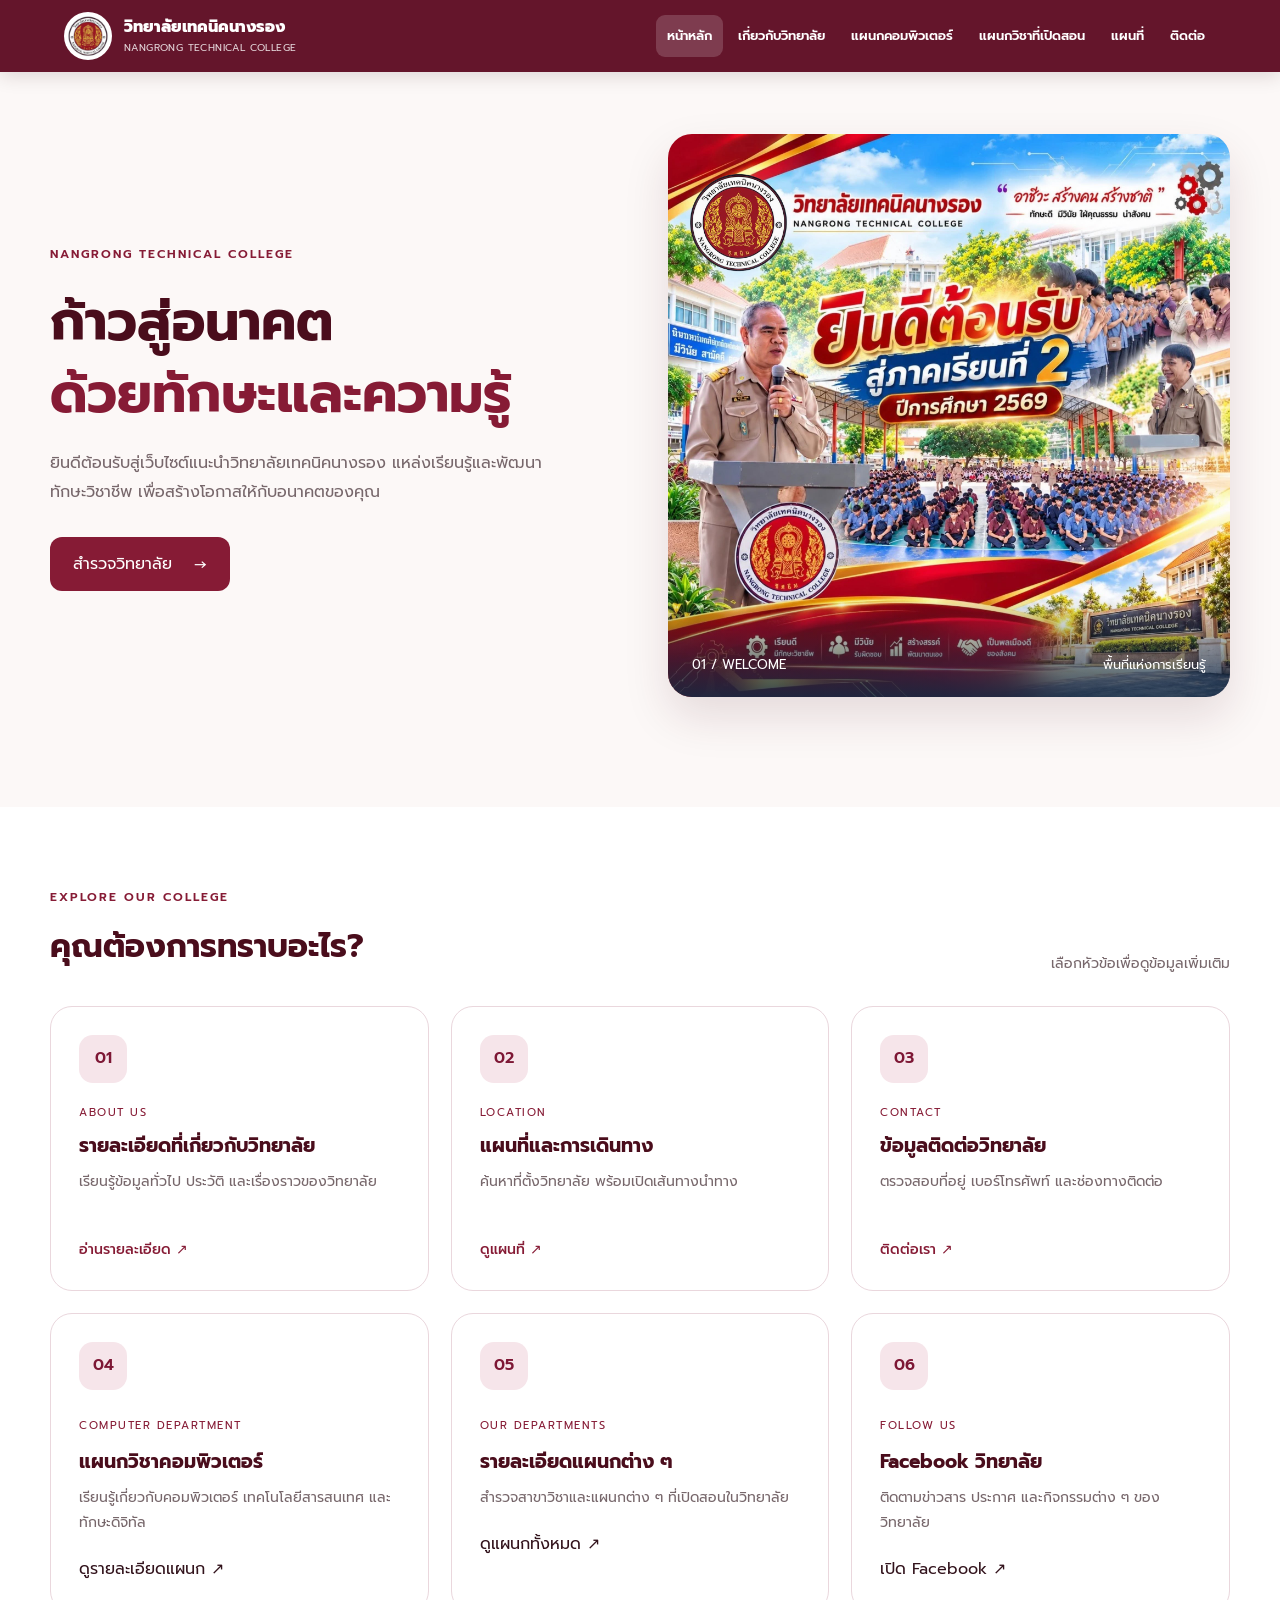
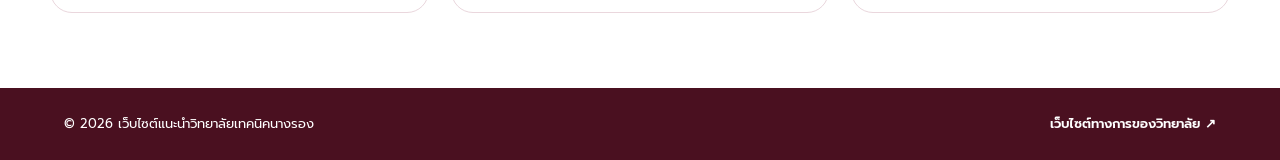
<file: index.html>
<!DOCTYPE html>
<html lang="th">
<head>
    <meta charset="UTF-8">
    <meta name="viewport" content="width=device-width, initial-scale=1.0">
    <title>วิทยาลัยเทคนิคนางรอง | หน้าหลัก</title>
    <link rel="stylesheet" href="style.css">
</head>
<body>

    <!-- แถบเมนูด้านบน -->
    <header class="site-header">
    <a class="site-brand" href="index.html">
        <img src="photo/logo.jpg" alt="ตราวิทยาลัยเทคนิคนางรอง">
        <span>วิทยาลัยเทคนิคนางรอง<small>NANGRONG TECHNICAL COLLEGE</small></span>
    </a>
    <button class="site-menu" id="menuBtn" type="button" aria-expanded="false" aria-controls="nav">☰ เมนู</button>
    <nav class="site-nav" id="nav" aria-label="เมนูหลัก">
            <a href="index.html" class="active" aria-current="page">หน้าหลัก</a>
            <a href="about.html">เกี่ยวกับวิทยาลัย</a>
            <a href="computer.html">แผนกคอมพิวเตอร์</a>
            <a href="departments.html">แผนกวิชาที่เปิดสอน</a>
            <a href="map.html">แผนที่</a>
            <a href="contact.html">ติดต่อ</a>
    </nav>
</header>

    <!-- ส่วนภาพต้อนรับ -->
    <main>
        <section class="hero">
            <div class="hero-content">
                <span class="eyebrow">NANGRONG TECHNICAL COLLEGE</span>

                <h1>
                    ก้าวสู่อนาคต<br>
                    <span>ด้วยทักษะและความรู้</span>
                </h1>

                <p>
                    ยินดีต้อนรับสู่เว็บไซต์แนะนำวิทยาลัยเทคนิคนางรอง
                    แหล่งเรียนรู้และพัฒนาทักษะวิชาชีพ
                    เพื่อสร้างโอกาสให้กับอนาคตของคุณ
                </p>

                <a href="about.html" class="primary-button">
                    สำรวจวิทยาลัย <span>→</span>
                </a>
            </div>

            <!-- เปลี่ยนชื่อรูปตรงนี้ได้ -->
            <div class="hero-image">
                <img src="photo/college.jpg"
                     alt="ภาพวิทยาลัยเทคนิคนางรอง"
                     onerror="this.style.display='none'">
                <div class="image-caption">
                    <span>01 / WELCOME</span>
                    <span>พื้นที่แห่งการเรียนรู้</span>
                </div>
            </div>
        </section>

        <!-- ปุ่มหลัก 3 ปุ่ม -->
        <section class="quick-section">
            <div class="section-heading">
                <div>
                    <span class="eyebrow">EXPLORE OUR COLLEGE</span>
                    <h2>คุณต้องการทราบอะไร?</h2>
                </div>
                <p>เลือกหัวข้อเพื่อดูข้อมูลเพิ่มเติม</p>
            </div>

            <div class="card-grid">

                <a href="about.html" class="info-card">
                    <div class="card-icon">01</div>
                    <span class="card-label">ABOUT US</span>
                    <h3>รายละเอียดที่เกี่ยวกับวิทยาลัย</h3>
                    <p>เรียนรู้ข้อมูลทั่วไป ประวัติ และเรื่องราวของวิทยาลัย</p>
                    <span class="card-arrow">อ่านรายละเอียด ↗</span>
                </a>

                <a href="map.html" class="info-card">
                    <div class="card-icon">02</div>
                    <span class="card-label">LOCATION</span>
                    <h3>แผนที่และการเดินทาง</h3>
                    <p>ค้นหาที่ตั้งวิทยาลัย พร้อมเปิดเส้นทางนำทาง</p>
                    <span class="card-arrow">ดูแผนที่ ↗</span>
                </a>

                <a href="contact.html" class="info-card">
                    <div class="card-icon">03</div>
                    <span class="card-label">CONTACT</span>
                    <h3>ข้อมูลติดต่อวิทยาลัย</h3>
                    <p>ตรวจสอบที่อยู่ เบอร์โทรศัพท์ และช่องทางติดต่อ</p>
                    <span class="card-arrow">ติดต่อเรา ↗</span>
                </a>
                
<!-- การ์ดที่ 4: แผนกวิชาคอมพิวเตอร์ -->
<a href="computer.html" class="info-card">
    <div class="card-icon">04</div>
    <div class="card-content">
        <span class="card-label">COMPUTER DEPARTMENT</span>
        <h3>แผนกวิชาคอมพิวเตอร์</h3>
        <p>เรียนรู้เกี่ยวกับคอมพิวเตอร์ เทคโนโลยีสารสนเทศ และทักษะดิจิทัล</p>
        <span class="card-link">ดูรายละเอียดแผนก ↗</span>
    </div>
</a>

<!-- การ์ดที่ 5: แผนกที่เปิดสอน -->
<a href="departments.html" class="info-card">
    <div class="card-icon">05</div>
    <div class="card-content">
        <span class="card-label">OUR DEPARTMENTS</span>
        <h3>รายละเอียดแผนกต่าง ๆ</h3>
        <p>สำรวจสาขาวิชาและแผนกต่าง ๆ ที่เปิดสอนในวิทยาลัย</p>
        <span class="card-link">ดูแผนกทั้งหมด ↗</span>
    </div>
</a>

<!-- การ์ดที่ 6: Facebook -->
<a href="https://www.google.com/goto?url=CAESXgHrOzAVzs1OR2Ix4rKVuNTf4ev0P3BKwE9cHTf9umB6Ls2PD1yuyKTqlGsZphqzFS_6k5wu5G_p0M5UZHc8QlL3Cx2_UD-aZQY1WPAIrlm7VL6BX2cOS1heeb6vI3E"
   class="info-card"
   target="_blank"
   rel="noopener noreferrer">
    <div class="card-icon">06</div>
    <div class="card-content">
        <span class="card-label">FOLLOW US</span>
        <h3>Facebook วิทยาลัย</h3>
        <p>ติดตามข่าวสาร ประกาศ และกิจกรรมต่าง ๆ ของวิทยาลัย</p>
        <span class="card-link">เปิด Facebook ↗</span>
    </div>
</a>


            </div>
        </section>
    </main>

    <!-- ส่วนท้าย -->
    <footer class="site-footer">
    <p>© 2026 เว็บไซต์แนะนำวิทยาลัยเทคนิคนางรอง</p>
    <a href="https://nrtech.ac.th/" target="_blank" rel="noopener noreferrer">เว็บไซต์ทางการของวิทยาลัย ↗</a>
</footer>

<script>
(function () {
    const button = document.querySelector(".site-menu");
    const nav = document.querySelector(".site-nav");
    if (!button || !nav) return;
    button.addEventListener("click", function () {
        const isOpen = nav.classList.toggle("open");
        button.setAttribute("aria-expanded", String(isOpen));
    });
})();
</script>
</body>
</html>
</file>
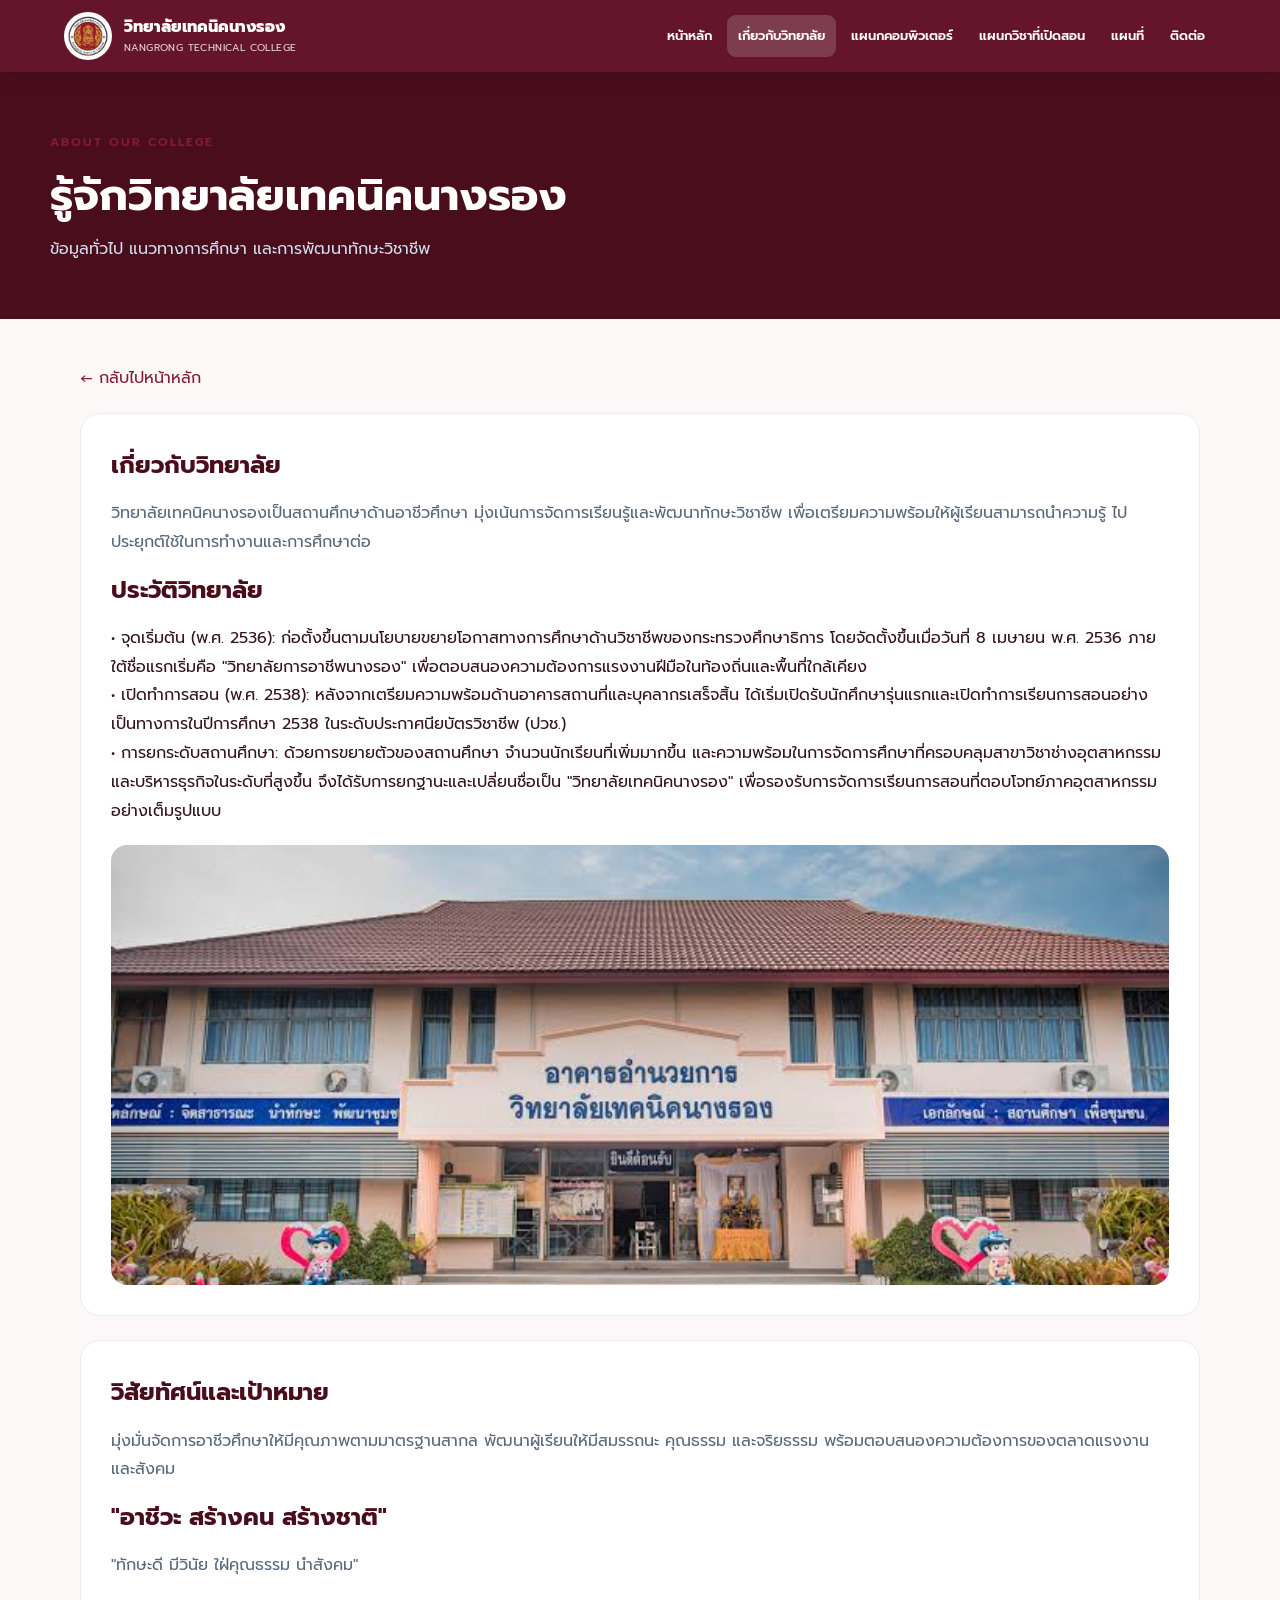
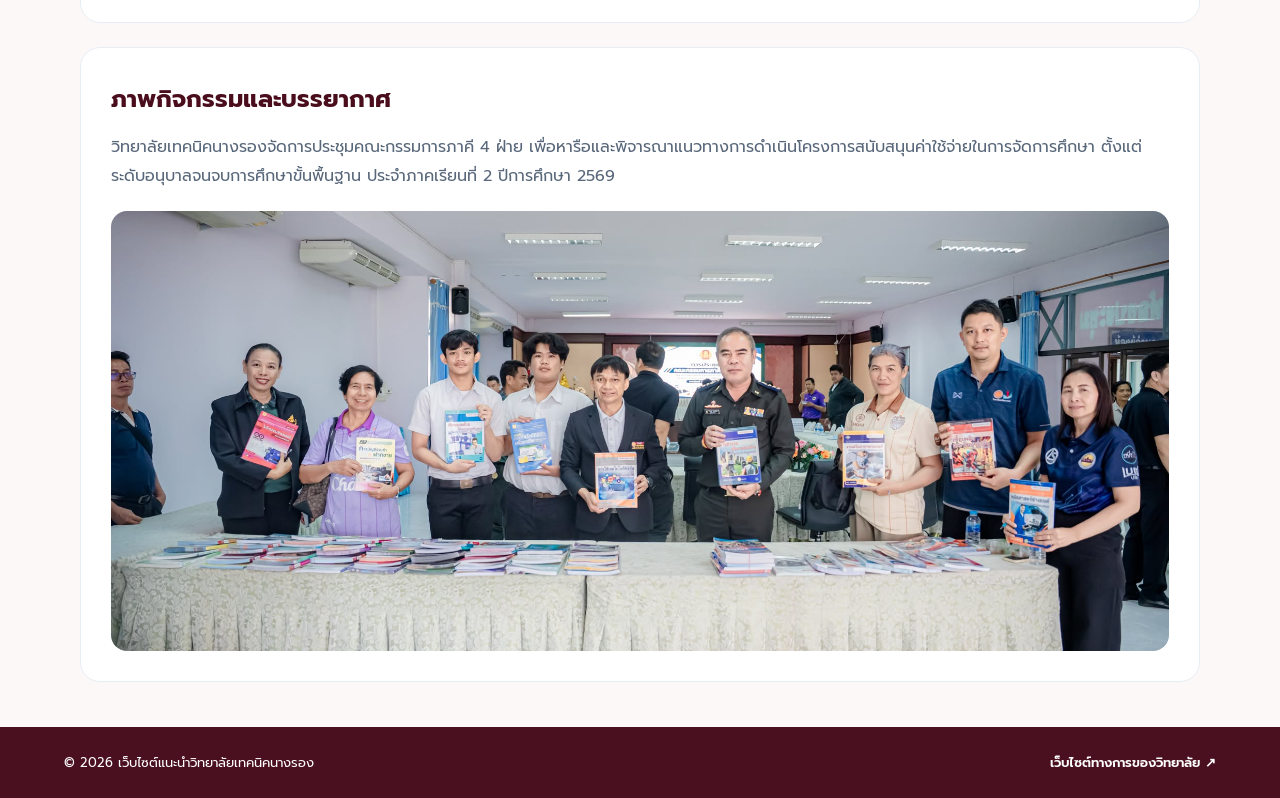
<file: about.html>
<!DOCTYPE html>
<html lang="th">
<head>
    <meta charset="UTF-8">
    <meta name="viewport" content="width=device-width, initial-scale=1.0">
    <title>เกี่ยวกับวิทยาลัย | วิทยาลัยเทคนิคนางรอง</title>
    <link rel="stylesheet" href="style.css">
</head>
<body>

<header class="site-header">
    <a class="site-brand" href="index.html">
        <img src="photo/logo.jpg" alt="ตราวิทยาลัยเทคนิคนางรอง">
        <span>วิทยาลัยเทคนิคนางรอง<small>NANGRONG TECHNICAL COLLEGE</small></span>
    </a>
    <button class="site-menu" id="menuBtn" type="button" aria-expanded="false" aria-controls="nav">☰ เมนู</button>
    <nav class="site-nav" id="nav" aria-label="เมนูหลัก">
            <a href="index.html">หน้าหลัก</a>
            <a href="about.html" class="active" aria-current="page">เกี่ยวกับวิทยาลัย</a>
            <a href="computer.html">แผนกคอมพิวเตอร์</a>
            <a href="departments.html">แผนกวิชาที่เปิดสอน</a>
            <a href="map.html">แผนที่</a>
            <a href="contact.html">ติดต่อ</a>
    </nav>
</header>

<section class="page-banner">
    <div>
        <span class="eyebrow">ABOUT OUR COLLEGE</span>
        <h1>รู้จักวิทยาลัยเทคนิคนางรอง</h1>
        <p>ข้อมูลทั่วไป แนวทางการศึกษา และการพัฒนาทักษะวิชาชีพ</p>
    </div>
</section>

<main class="page-content">
    <a href="index.html" class="back-link">← กลับไปหน้าหลัก</a>

    <section class="content-panel">
        <h2>เกี่ยวกับวิทยาลัย</h2>
        <p>
            วิทยาลัยเทคนิคนางรองเป็นสถานศึกษาด้านอาชีวศึกษา
            มุ่งเน้นการจัดการเรียนรู้และพัฒนาทักษะวิชาชีพ
            เพื่อเตรียมความพร้อมให้ผู้เรียนสามารถนำความรู้
            ไปประยุกต์ใช้ในการทำงานและการศึกษาต่อ
            </p>
         <h2>ประวัติวิทยาลัย</h2>
        <p>
            <ul>
            • จุดเริ่มต้น (พ.ศ. 2536): ก่อตั้งขึ้นตามนโยบายขยายโอกาสทางการศึกษาด้านวิชาชีพของกระทรวงศึกษาธิการ โดยจัดตั้งขึ้นเมื่อวันที่ 8 เมษายน พ.ศ. 2536 ภายใต้ชื่อแรกเริ่มคือ "วิทยาลัยการอาชีพนางรอง" เพื่อตอบสนองความต้องการแรงงานฝีมือในท้องถิ่นและพื้นที่ใกล้เคียง
            </ul>
            • เปิดทำการสอน (พ.ศ. 2538): หลังจากเตรียมความพร้อมด้านอาคารสถานที่และบุคลากรเสร็จสิ้น ได้เริ่มเปิดรับนักศึกษารุ่นแรกและเปิดทำการเรียนการสอนอย่างเป็นทางการในปีการศึกษา 2538 ในระดับประกาศนียบัตรวิชาชีพ (ปวช.)
            <ul>• การยกระดับสถานศึกษา: ด้วยการขยายตัวของสถานศึกษา จำนวนนักเรียนที่เพิ่มมากขึ้น และความพร้อมในการจัดการศึกษาที่ครอบคลุมสาขาวิชาช่างอุตสาหกรรมและบริหารธุรกิจในระดับที่สูงขึ้น จึงได้รับการยกฐานะและเปลี่ยนชื่อเป็น "วิทยาลัยเทคนิคนางรอง" เพื่อรองรับการจัดการเรียนการสอนที่ตอบโจทย์ภาคอุตสาหกรรมอย่างเต็มรูปแบบ
</ul>
        </p>

        <!-- เปลี่ยนชื่อไฟล์รูปได้ที่ src -->
        <img
            src="photo/college-about.jpg"
            alt="ภาพบรรยากาศวิทยาลัย"
            class="content-photo"
            onerror="this.style.display='none'">
    </section>

    <section class="content-panel">
        <h2>วิสัยทัศน์และเป้าหมาย</h2>
        <p>
            มุ่งมั่นจัดการอาชีวศึกษาให้มีคุณภาพตามมาตรฐานสากล
            พัฒนาผู้เรียนให้มีสมรรถนะ คุณธรรม และจริยธรรม
            พร้อมตอบสนองความต้องการของตลาดแรงงานและสังคม
        </p>
         <h2>"อาชีวะ สร้างคน สร้างชาติ"</h2>
        <p>
             "ทักษะดี มีวินัย ใฝ่คุณธรรม นำสังคม"
        </p>
    </section>

    <section class="content-panel">
        <h2>ภาพกิจกรรมและบรรยากาศ</h2>
        <p>
            วิทยาลัยเทคนิคนางรองจัดการประชุมคณะกรรมการภาคี 4 ฝ่าย 
            เพื่อหารือและพิจารณาแนวทางการดำเนินโครงการสนับสนุนค่าใช้จ่ายในการจัดการศึกษา ตั้งแต่ระดับอนุบาลจนจบการศึกษาขั้นพื้นฐาน ประจำภาคเรียนที่ 2 ปีการศึกษา 2569
        
        </p>

        <img
            src="photo/activity.jpg"
            alt="ภาพกิจกรรมของวิทยาลัย"
            class="content-photo"
            onerror="this.style.display='none'">
    </section>
</main>

<footer class="site-footer">
    <p>© 2026 เว็บไซต์แนะนำวิทยาลัยเทคนิคนางรอง</p>
    <a href="https://nrtech.ac.th/" target="_blank" rel="noopener noreferrer">เว็บไซต์ทางการของวิทยาลัย ↗</a>
</footer>

<script>
(function () {
    const button = document.querySelector(".site-menu");
    const nav = document.querySelector(".site-nav");
    if (!button || !nav) return;
    button.addEventListener("click", function () {
        const isOpen = nav.classList.toggle("open");
        button.setAttribute("aria-expanded", String(isOpen));
    });
})();
</script>
</body>
</html>
</file>
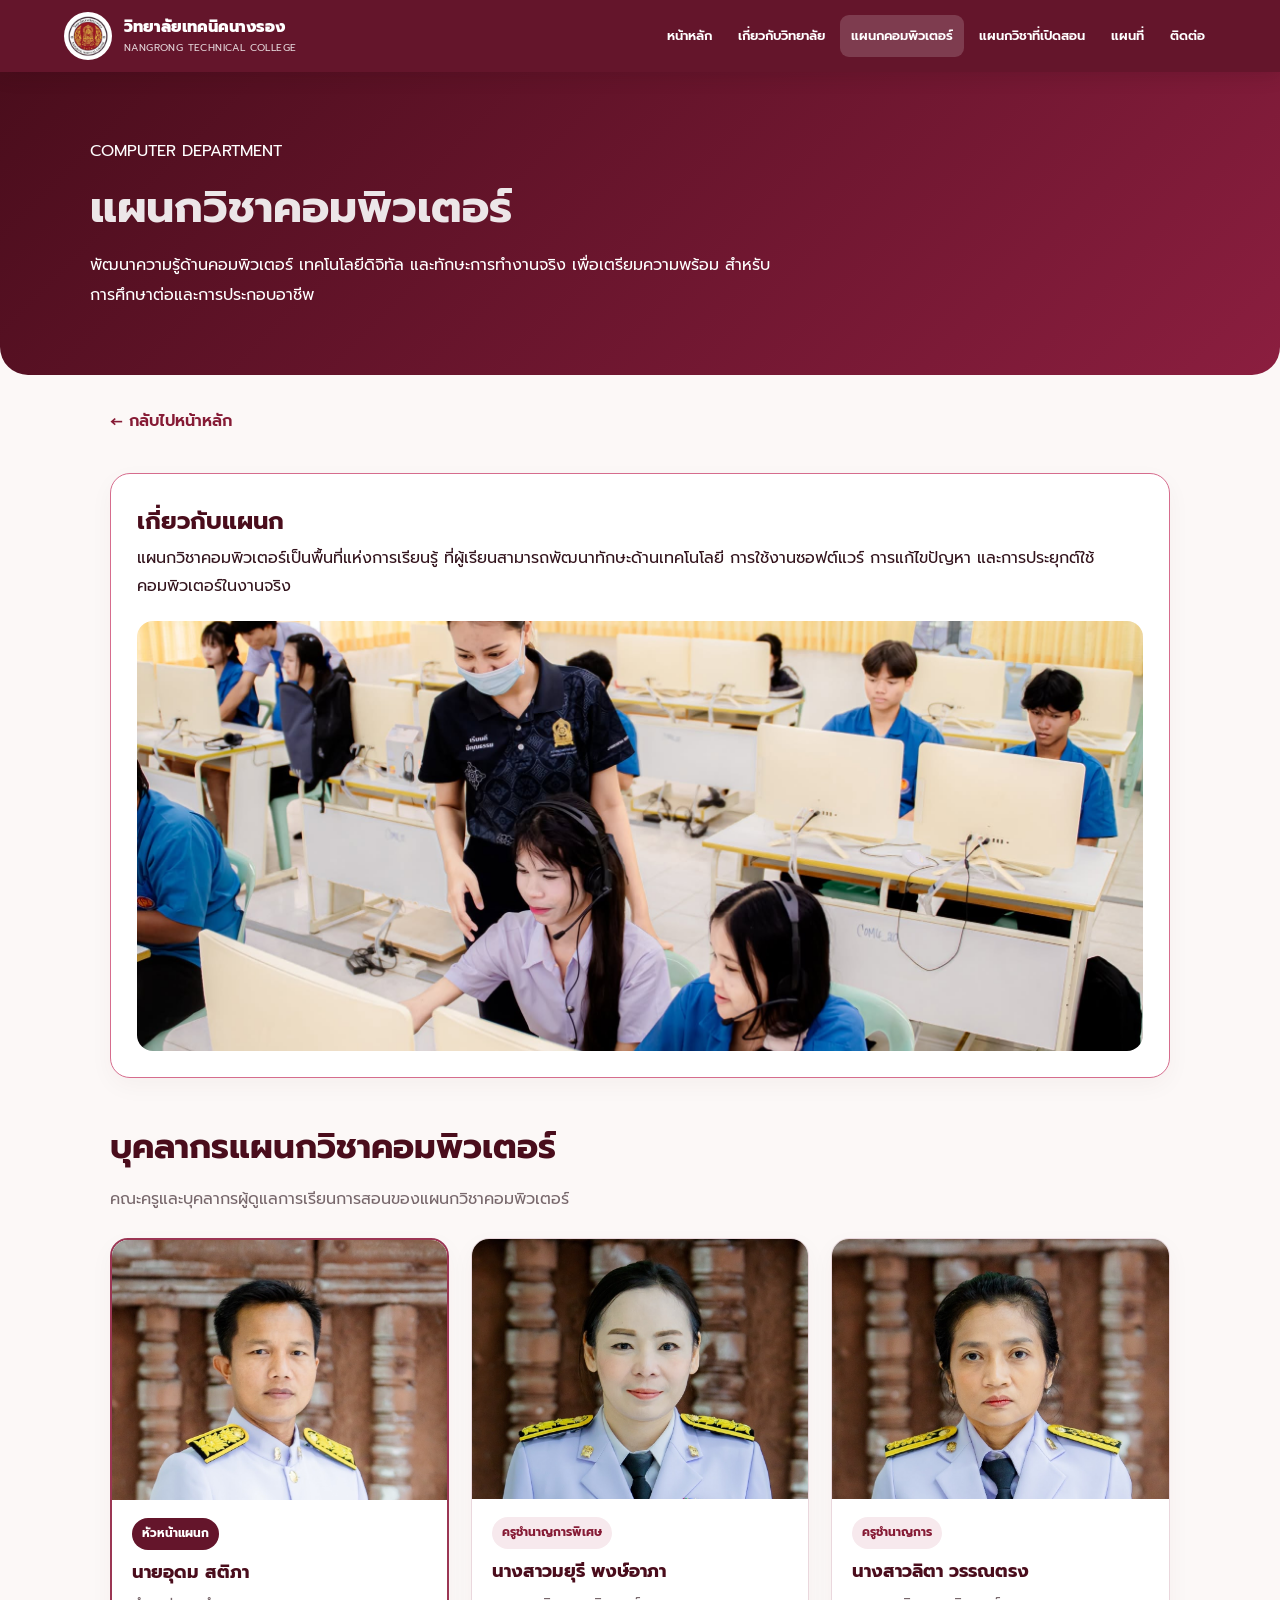
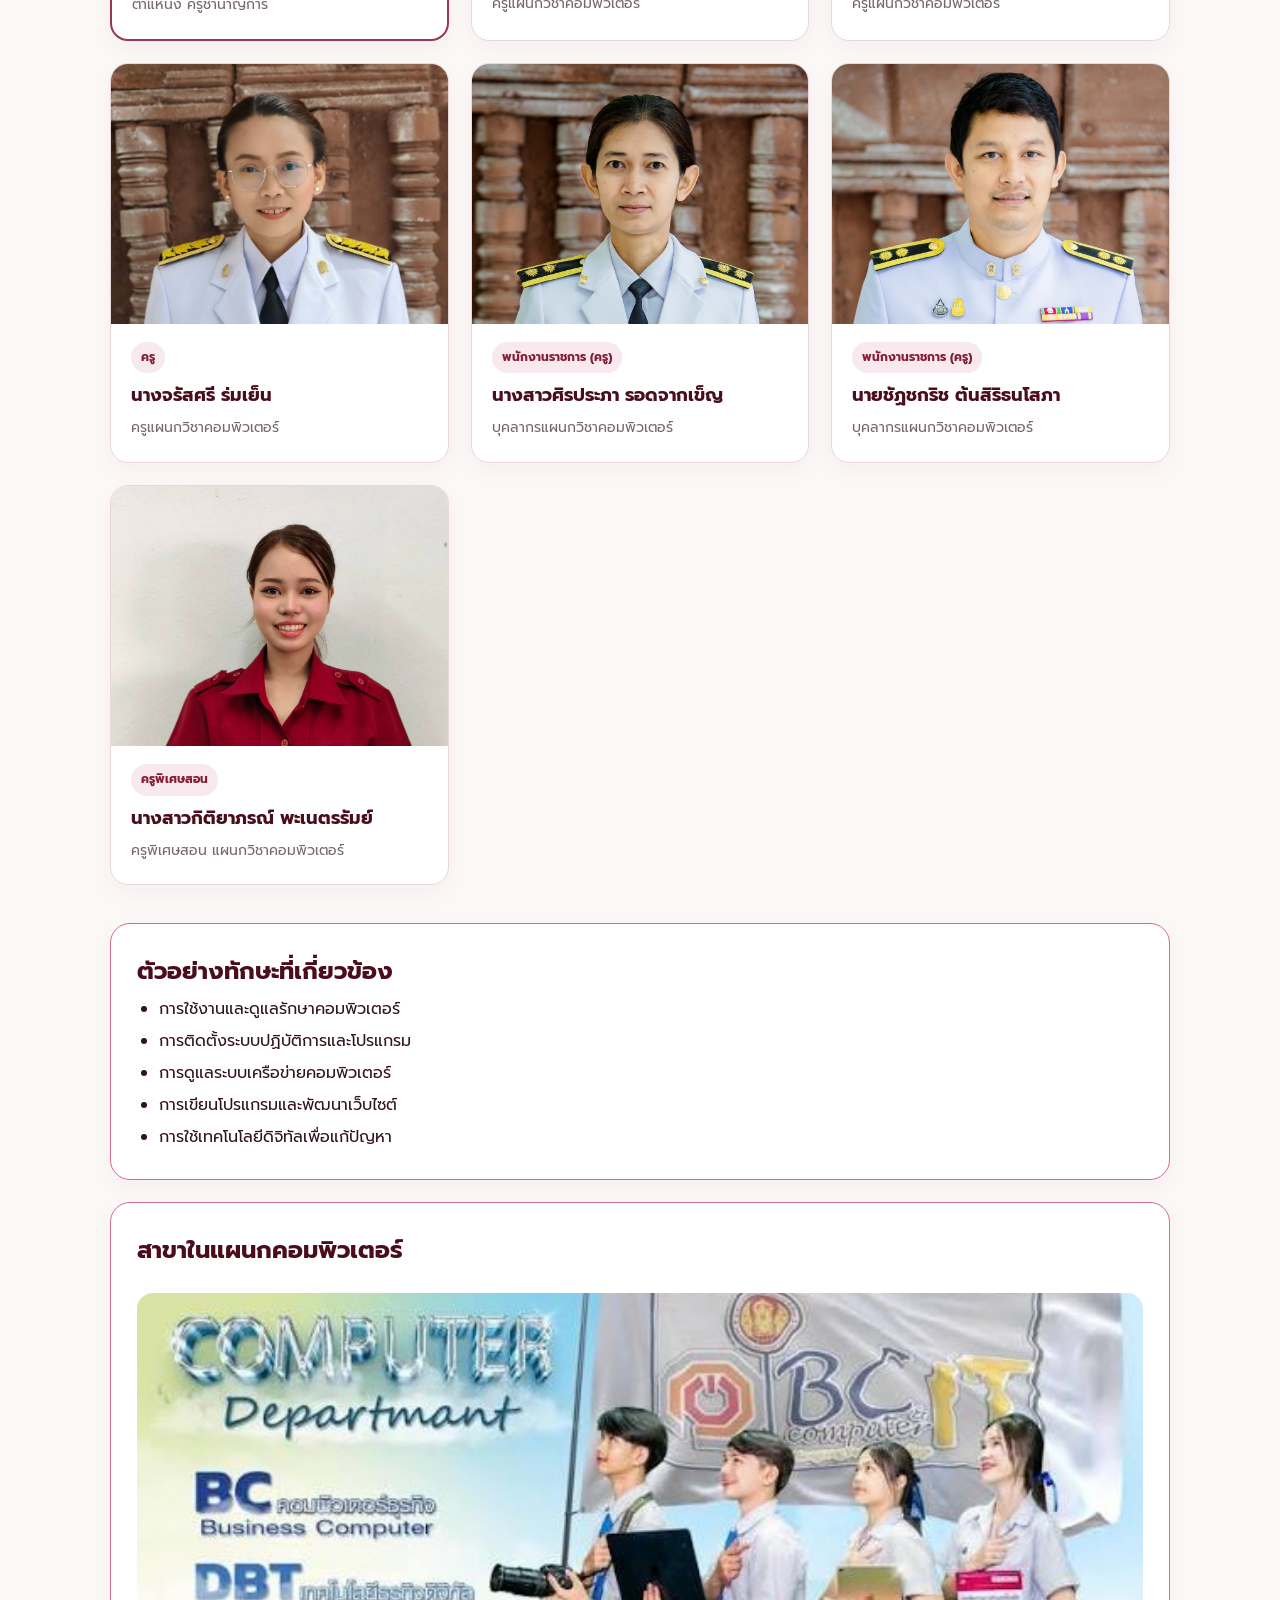
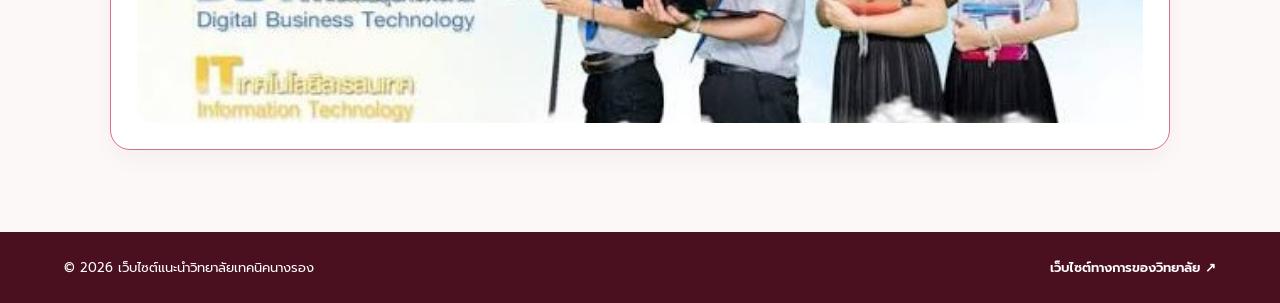
<file: computer.html>
<!DOCTYPE html>
<html lang="th">
<head>
    <meta charset="UTF-8">
    <meta name="viewport" content="width=device-width, initial-scale=1.0">
    <title>แผนกวิชาคอมพิวเตอร์ | วิทยาลัยเทคนิคนางรอง</title>
    <link rel="stylesheet" href="style.css">
    <style>
        .department-hero {
            padding: 64px 24px;
            background: linear-gradient(135deg, #4A0D1C, #8B1E3F);
            color: white;
            border-radius: 0 0 28px 28px;
        }

        .department-hero .inner,
        .department-content {
            max-width: 1100px;
            margin: auto;
        }

        .department-hero h1 {
            font-size: clamp(28px, 5vw, 44px);
            color: #ece6e8;
            margin: 12px 0;
        }

        .department-hero p {
            line-height: 1.9;
            max-width: 700px;
        }

        .department-content {
            padding: 32px 20px 60px;
        }

        .department-panel {
            background: white;
            border: 1px solid #d66c8d;
            border-radius: 20px;
            padding: 26px;
            margin: 22px 0;
            box-shadow: 0 8px 25px #4A0D1C0A;
        }

        .department-panel h2 {
            color: #4A0D1C;
            margin-top: 0;
        }

        .department-photo {
            width: 100%;
            max-height: 430px;
            aspect-ratio: 16 / 9;
            object-fit: cover;
            border-radius: 16px;
            display: block;
            margin-top: 20px;
        }

        .department-list {
            padding-left: 22px;
            line-height: 2;
        }

        .department-back {
            display: inline-block;
            margin-bottom: 16px;
            color: #861B35;
            text-decoration: none;
            font-weight: 600;
        }

        .department-back:hover {
            color: #4A0D1C;
        }


        .staff-section-title {
            margin: 38px 0 8px;
            color: #4A0D1C;
            font-size: clamp(25px, 4vw, 34px);
        }
        .staff-intro { color: #77676B; margin: 0 0 24px; }
        .staff-grid {
            display: grid;
            grid-template-columns: repeat(3, minmax(0, 1fr));
            gap: 22px;
            margin: 24px 0 38px;
        }
        .staff-card {
            overflow: hidden;
            background: #fff;
            border: 1px solid #EAD7DD;
            border-radius: 18px;
            box-shadow: 0 8px 25px #4A0D1C0A;
            transition: transform .2s ease, box-shadow .2s ease;
        }
        .staff-card:hover { transform: translateY(-4px); box-shadow: 0 14px 32px #4A0D1C18; }
        .staff-photo-wrap { height: 260px; background: #f2e8eb; overflow: hidden; }
        .staff-photo { display:block; width:100%; height:100%; object-fit:cover; object-position:center top; }
        .staff-info { padding: 18px 20px 22px; }
        .staff-role { display:inline-block; margin-bottom:9px; padding:5px 10px; border-radius:999px; background:#f7e9ed; color:#861B35; font-size:12px; font-weight:700; }
        .staff-info h3 { margin:0 0 7px; color:#4A0D1C; font-size:18px; line-height:1.5; }
        .staff-info p { margin:0; color:#77676B; font-size:14px; line-height:1.7; }
        .staff-lead { border:2px solid #9B3654; }
        .staff-lead .staff-role { color:#fff; background:#64152b; }
        @media (max-width: 850px) { .staff-grid { grid-template-columns: repeat(2, minmax(0, 1fr)); } }
        @media (max-width: 560px) { .staff-grid { grid-template-columns: 1fr; } .staff-photo-wrap { height: 320px; } }

        .department-footer {
            text-align: center;
            padding: 24px;
            color: #77676B;
            border-top: 1px solid #EAD7DD;
        }
    </style>
</head>
<body>

<header class="site-header">
    <a class="site-brand" href="index.html">
        <img src="photo/logo.jpg" alt="ตราวิทยาลัยเทคนิคนางรอง">
        <span>วิทยาลัยเทคนิคนางรอง<small>NANGRONG TECHNICAL COLLEGE</small></span>
    </a>
    <button class="site-menu" id="menuBtn" type="button" aria-expanded="false" aria-controls="nav">☰ เมนู</button>
    <nav class="site-nav" id="nav" aria-label="เมนูหลัก">
            <a href="index.html">หน้าหลัก</a>
            <a href="about.html">เกี่ยวกับวิทยาลัย</a>
            <a href="computer.html" class="active" aria-current="page">แผนกคอมพิวเตอร์</a>
            <a href="departments.html">แผนกวิชาที่เปิดสอน</a>
            <a href="map.html">แผนที่</a>
            <a href="contact.html">ติดต่อ</a>
    </nav>
</header>

<section class="department-hero">
    <div class="inner">
        <p>COMPUTER DEPARTMENT</p>
        <h1>แผนกวิชาคอมพิวเตอร์</h1>
        <p>
            พัฒนาความรู้ด้านคอมพิวเตอร์ เทคโนโลยีดิจิทัล
            และทักษะการทำงานจริง เพื่อเตรียมความพร้อม
            สำหรับการศึกษาต่อและการประกอบอาชีพ
        </p>
    </div>
</section>

<main class="department-content">
    <a class="department-back" href="index.html">← กลับไปหน้าหลัก</a>

    <section class="department-panel">
        <h2>เกี่ยวกับแผนก</h2>
        <p>
            แผนกวิชาคอมพิวเตอร์เป็นพื้นที่แห่งการเรียนรู้
            ที่ผู้เรียนสามารถพัฒนาทักษะด้านเทคโนโลยี
            การใช้งานซอฟต์แวร์ การแก้ไขปัญหา และการประยุกต์ใช้
            คอมพิวเตอร์ในงานจริง
        </p>

        <!-- เปลี่ยนชื่อไฟล์ให้ตรงกับรูปจริงใน photo -->
        <img
            src="photo/computer1.jpg"
            alt="บรรยากาศการเรียนด้านคอมพิวเตอร์"
            class="department-photo"
            onerror="this.style.display='none'">
    </section>


    <section aria-labelledby="staff-heading">
        <h2 class="staff-section-title" id="staff-heading">บุคลากรแผนกวิชาคอมพิวเตอร์</h2>
        <p class="staff-intro">คณะครูและบุคลากรผู้ดูแลการเรียนการสอนของแผนกวิชาคอมพิวเตอร์</p>
        <div class="staff-grid">
            <article class="staff-card staff-lead">
                <div class="staff-photo-wrap"><img class="staff-photo" src="photo/1.jpg" alt="นายอุดม สติภา" loading="lazy" onerror="this.style.display='none'"></div>
                <div class="staff-info"><span class="staff-role">หัวหน้าแผนก</span><h3>นายอุดม สติภา</h3><p>ตำแหน่ง ครูชำนาญการ</p></div>
            </article>
            <article class="staff-card"><div class="staff-photo-wrap"><img class="staff-photo" src="photo/0.jpg" alt="นางสาวมยุรี พงษ์อาภา" loading="lazy" onerror="this.style.display='none'"></div><div class="staff-info"><span class="staff-role">ครูชำนาญการพิเศษ</span><h3>นางสาวมยุรี พงษ์อาภา</h3><p>ครูแผนกวิชาคอมพิวเตอร์</p></div></article>
            <article class="staff-card"><div class="staff-photo-wrap"><img class="staff-photo" src="photo/2.jpg" alt="นางสาวลิตา วรรณตรง" loading="lazy" onerror="this.style.display='none'"></div><div class="staff-info"><span class="staff-role">ครูชำนาญการ</span><h3>นางสาวลิตา วรรณตรง</h3><p>ครูแผนกวิชาคอมพิวเตอร์</p></div></article>
            <article class="staff-card"><div class="staff-photo-wrap"><img class="staff-photo" src="photo/3.jpg" alt="นางจรัสศรี ร่มเย็น" loading="lazy" onerror="this.style.display='none'"></div><div class="staff-info"><span class="staff-role">ครู</span><h3>นางจรัสศรี ร่มเย็น</h3><p>ครูแผนกวิชาคอมพิวเตอร์</p></div></article>
            <article class="staff-card"><div class="staff-photo-wrap"><img class="staff-photo" src="photo/4.jpg" alt="นางสาวศิรประภา รอดจากเข็ญ" loading="lazy" onerror="this.style.display='none'"></div><div class="staff-info"><span class="staff-role">พนักงานราชการ (ครู)</span><h3>นางสาวศิรประภา รอดจากเข็ญ</h3><p>บุคลากรแผนกวิชาคอมพิวเตอร์</p></div></article>
            <article class="staff-card"><div class="staff-photo-wrap"><img class="staff-photo" src="photo/5.jpg" alt="นายชัฏชกริช ต้นสิริธนโสภา" loading="lazy" onerror="this.style.display='none'"></div><div class="staff-info"><span class="staff-role">พนักงานราชการ (ครู)</span><h3>นายชัฏชกริช ต้นสิริธนโสภา</h3><p>บุคลากรแผนกวิชาคอมพิวเตอร์</p></div></article>
            <article class="staff-card"><div class="staff-photo-wrap"><img class="staff-photo" src="photo/6.jpg" alt="นางสาวกิติยาภรณ์ พะเนตรรัมย์" loading="lazy" onerror="this.style.display='none'"></div><div class="staff-info"><span class="staff-role">ครูพิเศษสอน</span><h3>นางสาวกิติยาภรณ์ พะเนตรรัมย์</h3><p>ครูพิเศษสอน แผนกวิชาคอมพิวเตอร์</p></div></article>
        </div>
    </section>

    <section class="department-panel">
        <h2>ตัวอย่างทักษะที่เกี่ยวข้อง</h2>
        <ul class="department-list">
            <li>การใช้งานและดูแลรักษาคอมพิวเตอร์</li>
            <li>การติดตั้งระบบปฏิบัติการและโปรแกรม</li>
            <li>การดูแลระบบเครือข่ายคอมพิวเตอร์</li>
            <li>การเขียนโปรแกรมและพัฒนาเว็บไซต์</li>
            <li>การใช้เทคโนโลยีดิจิทัลเพื่อแก้ปัญหา</li>
        </ul>
    </section>

    <section class="department-panel">
        <h2>สาขาในแผนกคอมพิวเตอร์</h2>
        <p>
           
        </p>
        <img
            src="photo/computer-activity.jpg"
            alt="สาขาในแผนกคอมพิวเตอร์"
            class="department-photo"
            onerror="this.style.display='none'">
    </section>
</main>

<footer class="site-footer">
    <p>© 2026 เว็บไซต์แนะนำวิทยาลัยเทคนิคนางรอง</p>
    <a href="https://nrtech.ac.th/" target="_blank" rel="noopener noreferrer">เว็บไซต์ทางการของวิทยาลัย ↗</a>
</footer>

<script>
(function () {
    const button = document.querySelector(".site-menu");
    const nav = document.querySelector(".site-nav");
    if (!button || !nav) return;
    button.addEventListener("click", function () {
        const isOpen = nav.classList.toggle("open");
        button.setAttribute("aria-expanded", String(isOpen));
    });
})();
</script>
</body>
</html>
</file>
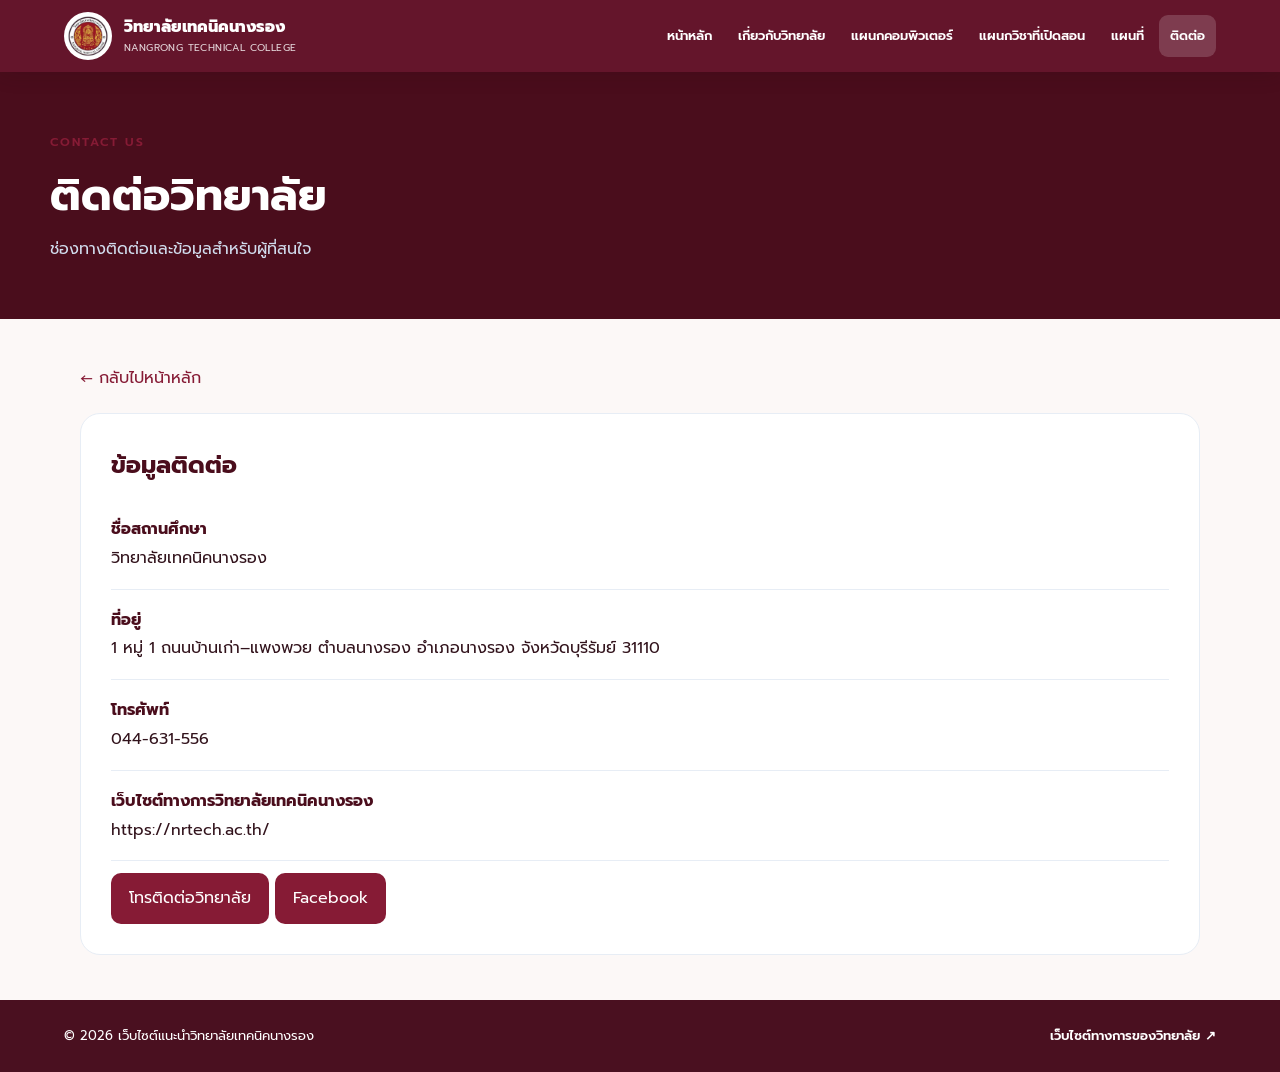
<file: contact.html>
<!DOCTYPE html>
<html lang="th">
<head>
    <meta charset="UTF-8">
    <meta name="viewport" content="width=device-width, initial-scale=1.0">
    <title>ติดต่อวิทยาลัย | วิทยาลัยเทคนิคนางรอง</title>
    <link rel="stylesheet" href="style.css">
</head>
<body>

<header class="site-header">
    <a class="site-brand" href="index.html">
        <img src="photo/logo.jpg" alt="ตราวิทยาลัยเทคนิคนางรอง">
        <span>วิทยาลัยเทคนิคนางรอง<small>NANGRONG TECHNICAL COLLEGE</small></span>
    </a>
    <button class="site-menu" id="menuBtn" type="button" aria-expanded="false" aria-controls="nav">☰ เมนู</button>
    <nav class="site-nav" id="nav" aria-label="เมนูหลัก">
            <a href="index.html">หน้าหลัก</a>
            <a href="about.html">เกี่ยวกับวิทยาลัย</a>
            <a href="computer.html">แผนกคอมพิวเตอร์</a>
            <a href="departments.html">แผนกวิชาที่เปิดสอน</a>
            <a href="map.html">แผนที่</a>
            <a href="contact.html" class="active" aria-current="page">ติดต่อ</a>
    </nav>
</header>

<section class="page-banner">
    <div>
        <span class="eyebrow">CONTACT US</span>
        <h1>ติดต่อวิทยาลัย</h1>
        <p>ช่องทางติดต่อและข้อมูลสำหรับผู้ที่สนใจ</p>
    </div>
</section>

<main class="page-content">
    <a href="index.html" class="back-link">← กลับไปหน้าหลัก</a>

    <section class="content-panel">
        <h2>ข้อมูลติดต่อ</h2>

        <div class="contact-item">
            <strong>ชื่อสถานศึกษา</strong>
            วิทยาลัยเทคนิคนางรอง
        </div>

        <div class="contact-item">
            <strong>ที่อยู่</strong>
            1 หมู่ 1 ถนนบ้านเก่า–แพงพวย
            ตำบลนางรอง อำเภอนางรอง
            จังหวัดบุรีรัมย์ 31110
        </div>

        <div class="contact-item">
            <strong>โทรศัพท์</strong>
            <a href="tel:044631556">044-631-556</a>
        </div>

        <div class="contact-item">
            <strong>เว็บไซต์ทางการวิทยาลัยเทคนิคนางรอง</strong>
            <a href="https://nrtech.ac.th/"
               target="_blank"
               rel="noopener noreferrer">
                https://nrtech.ac.th/
            </a>
            
        </div>

        <a class="action-link" href="tel:044631556">
            โทรติดต่อวิทยาลัย
        </a>

        <a class="action-link"
           href="https://www.google.com/goto?url=CAESXgHrOzAViKUIjMvvgfxevy9YIdxv1RoD9ceRqM_FBZrZDNJJM6KEWCzsvtKuNtKhEOM9kg_zu7NGDwFoOSZASxozTSsFBhIVL8aquIfVS4zz8oY7wfFcsgB9Z7JQQW4"
           target="_blank"
           rel="noopener noreferrer">
            Facebook
        </a>

        
    </section>
</main>

<footer class="site-footer">
    <p>© 2026 เว็บไซต์แนะนำวิทยาลัยเทคนิคนางรอง</p>
    <a href="https://nrtech.ac.th/" target="_blank" rel="noopener noreferrer">เว็บไซต์ทางการของวิทยาลัย ↗</a>
</footer>

<script>
(function () {
    const button = document.querySelector(".site-menu");
    const nav = document.querySelector(".site-nav");
    if (!button || !nav) return;
    button.addEventListener("click", function () {
        const isOpen = nav.classList.toggle("open");
        button.setAttribute("aria-expanded", String(isOpen));
    });
})();
</script>
</body>
</html>
</file>
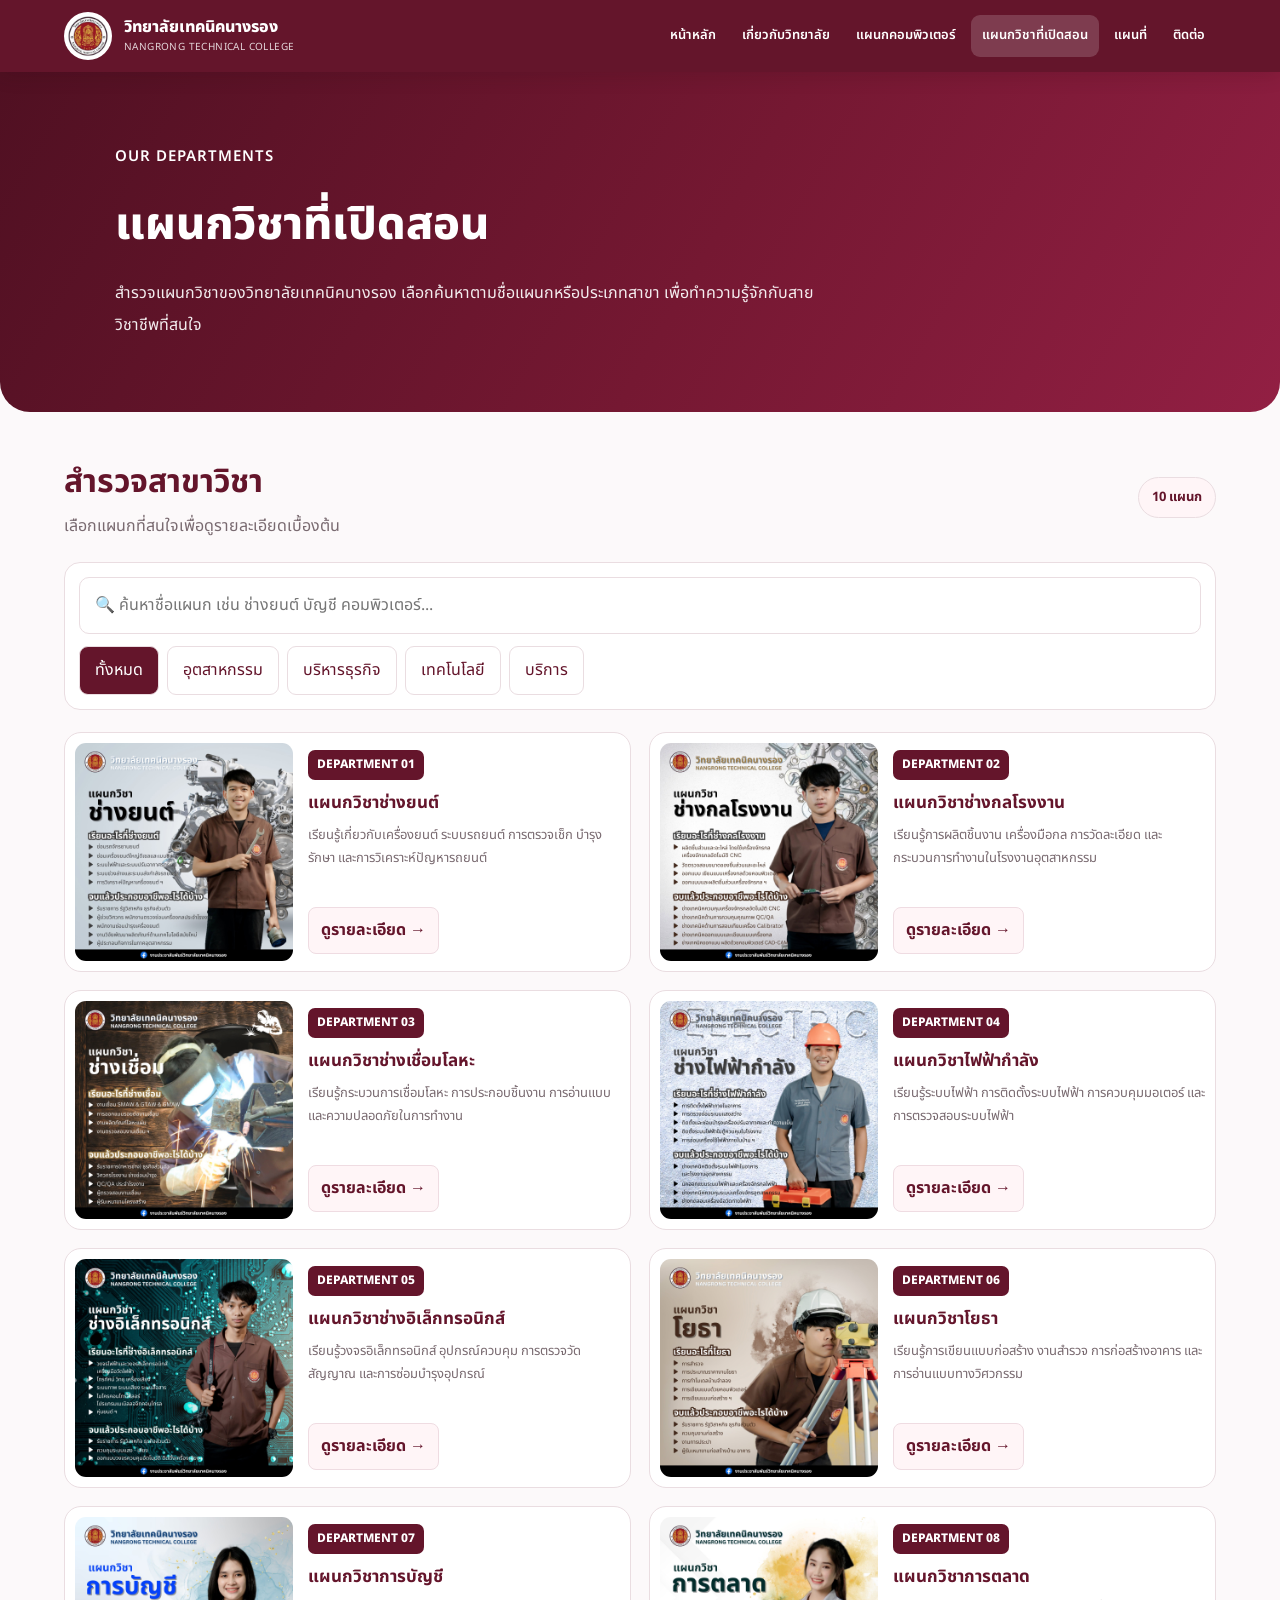
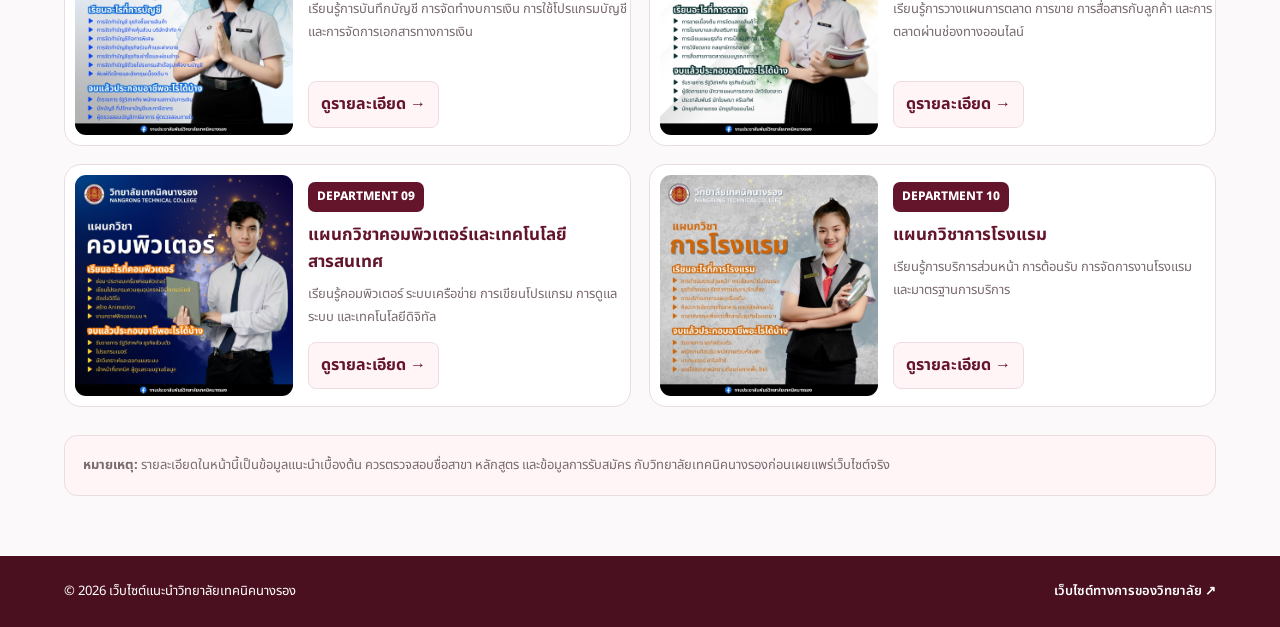
<file: departments.html>
<!DOCTYPE html>
<html lang="th">
<head>
<meta charset="UTF-8">
<meta name="viewport" content="width=device-width, initial-scale=1.0">
<title>แผนกวิชาที่เปิดสอน | วิทยาลัยเทคนิคนางรอง</title>
<link rel="stylesheet" href="style.css">
<link href="https://fonts.googleapis.com/css2?family=Noto+Sans+Thai:wght@400;500;600;700;800&display=swap" rel="stylesheet">

<style>
:root {
  --wine: #64152b;
  --wine2: #861d3b;
  --light: #fff5f7;
  --text: #302329;
  --muted: #796a70;
  --border: #eadde1;
}
* { box-sizing: border-box; }
html { scroll-behavior: smooth; }
body {
  margin: 0;
  font-family: "Noto Sans Thai", sans-serif;
  background: #fcf9fa;
  color: var(--text);
}
a { text-decoration: none; color: inherit; }
button, input { font: inherit; }

header {
  background: var(--wine);
  color: white;
  padding: 14px 5%;
  display: flex;
  align-items: center;
  justify-content: space-between;
  gap: 20px;
  position: sticky;
  top: 0;
  z-index: 10;
  box-shadow: 0 4px 15px #0001;
}
.brand {
  display: flex;
  align-items: center;
  gap: 12px;
  font-weight: 800;
}
.brand img {
  width: 48px;
  height: 48px;
  object-fit: contain;
  background: white;
  border-radius: 50%;
  padding: 3px;
}
.brand small {
  display: block;
  font-size: 10px;
  font-weight: 400;
  opacity: .8;
}
nav {
  display: flex;
  flex-wrap: wrap;
  gap: 6px;
}
nav a {
  padding: 9px 12px;
  border-radius: 9px;
  font-size: 13px;
}
nav a:hover, nav a.active {
  background: #ffffff20;
}
.menu {
  display: none;
  color: white;
  background: transparent;
  border: 1px solid #ffffff66;
  border-radius: 8px;
  padding: 8px 12px;
}

.hero {
  padding: 65px 7%;
  background:
    linear-gradient(90deg, #fff5f7 15%, #fff5f7dd 60%, #fff5f766),
    url("photo/college.jpg") center/cover;
}
.hero span {
  color: var(--wine2);
  font-size: 13px;
  font-weight: 800;
  letter-spacing: 2px;
}
.hero h1 {
  color: var(--wine);
  font-size: clamp(32px, 5vw, 52px);
  line-height: 1.3;
  margin: 12px 0;
}
.hero p {
  max-width: 650px;
  line-height: 1.9;
  color: var(--muted);
}
.hero a {
  display: inline-block;
  margin-top: 15px;
  background: var(--wine);
  color: white;
  padding: 12px 20px;
  border-radius: 10px;
  font-weight: 700;
}
main {
  max-width: 1350px;
  margin: auto;
  padding: 42px 5% 60px;
}
.section-head {
  display: flex;
  justify-content: space-between;
  align-items: center;
  gap: 15px;
  margin-bottom: 22px;
}
.section-head h2 {
  margin: 0;
  color: var(--wine);
  font-size: clamp(24px, 3vw, 32px);
}
.section-head p {
  color: var(--muted);
  margin-bottom: 0;
}
.count {
  white-space: nowrap;
  background: var(--light);
  border: 1px solid var(--border);
  color: var(--wine);
  border-radius: 30px;
  padding: 8px 13px;
  font-size: 13px;
  font-weight: 700;
}
.toolbar {
  background: white;
  border: 1px solid var(--border);
  border-radius: 16px;
  padding: 14px;
  margin-bottom: 22px;
}
.search {
  width: 100%;
  padding: 13px 15px;
  border: 1px solid var(--border);
  border-radius: 10px;
  outline: none;
  margin-bottom: 12px;
}
.search:focus { border-color: var(--wine2); }
.filters {
  display: flex;
  flex-wrap: wrap;
  gap: 8px;
}
.filters button {
  padding: 9px 15px;
  border: 1px solid var(--border);
  border-radius: 9px;
  background: white;
  color: var(--wine);
  cursor: pointer;
}
.filters button:hover,
.filters button.active {
  background: var(--wine);
  color: white;
}
.grid {
  display: grid;
  grid-template-columns: repeat(2, minmax(0, 1fr));
  gap: 18px;
}
.card {
  background: white;
  border: 1px solid var(--border);
  border-radius: 17px;
  overflow: hidden;
  display: grid;
  grid-template-columns: 40% 60%;
  padding: 10px;
  gap: 15px;
  transition: .2s;
}
.card:hover {
  transform: translateY(-4px);
  box-shadow: 0 12px 30px #64152b16;
  border-color: #d7b4bf;
}
.card img {
  width: 100%;
  height: 100%;
  min-height: 180px;
  max-height: 250px;
  object-fit: cover;
  border-radius: 11px;
  background: #f5e5ea;
}
.card-content {
  padding: 7px 8px 7px 0;
  display: flex;
  flex-direction: column;
  align-items: flex-start;
}
.number {
  background: var(--wine);
  color: white;
  border-radius: 7px;
  padding: 4px 9px;
  font-size: 12px;
  font-weight: 800;
}
.card h3 {
  color: var(--wine);
  font-size: 17px;
  line-height: 1.6;
  margin: 10px 0 7px;
}
.card p {
  color: var(--muted);
  font-size: 13px;
  line-height: 1.8;
  margin: 0 0 12px;
}
.detail {
  margin-top: auto;
  background: var(--light);
  color: var(--wine);
  border: 1px solid #efdce2;
  border-radius: 8px;
  padding: 8px 12px;
  font-weight: 700;
  cursor: pointer;
}
.detail:hover { background: #f0dce2; }
.empty {
  display: none;
  text-align: center;
  padding: 40px 15px;
  color: var(--muted);
}
.notice {
  margin-top: 28px;
  padding: 18px;
  background: var(--light);
  border: 1px solid var(--border);
  border-radius: 13px;
  color: var(--muted);
  line-height: 1.8;
  font-size: 13px;
}
footer {
  background: var(--wine);
  color: white;
  padding: 25px 5%;
  display: flex;
  justify-content: space-between;
  flex-wrap: wrap;
  gap: 12px;
  font-size: 13px;
}
footer p { margin: 0; }

.modal {
  display: none;
  position: fixed;
  inset: 0;
  background: #17070dcc;
  z-index: 30;
  padding: 20px;
  align-items: center;
  justify-content: center;
}
.modal.open { display: flex; }
.modal-box {
  background: white;
  width: min(550px, 100%);
  max-height: 90vh;
  overflow-y: auto;
  padding: 25px;
  border-radius: 18px;
}
.modal-box h2 { color: var(--wine); }
.modal-box p { line-height: 1.9; color: var(--muted); }
.close {
  float: right;
  background: var(--wine);
  color: white;
  border: none;
  border-radius: 8px;
  padding: 7px 12px;
  cursor: pointer;
}

@media(max-width: 900px) {
  header { flex-wrap: wrap; }
  .menu { display: block; }
  nav { display: none; width: 100%; flex-direction: column; }
  nav.open { display: flex; }
  nav a { padding: 11px; }
  .grid { grid-template-columns: 1fr; }
}
@media(max-width: 520px) {
  .hero { padding: 42px 6%; }
  main { padding: 30px 4% 45px; }
  .section-head { align-items: flex-start; flex-direction: column; }
  .card { grid-template-columns: 1fr; gap: 10px; }
  .card img { height: auto; aspect-ratio: 16/9; max-height: none; }
  .card-content { padding: 5px; }
  .card h3 { font-size: 18px; }
  footer { flex-direction: column; }
}
</style>
</head>

<body>

<header class="site-header">
    <a class="site-brand" href="index.html">
        <img src="photo/logo.jpg" alt="ตราวิทยาลัยเทคนิคนางรอง">
        <span>วิทยาลัยเทคนิคนางรอง<small>NANGRONG TECHNICAL COLLEGE</small></span>
    </a>
    <button class="site-menu" id="menuBtn" type="button" aria-expanded="false" aria-controls="nav">☰ เมนู</button>
    <nav class="site-nav" id="nav" aria-label="เมนูหลัก">
            <a href="index.html">หน้าหลัก</a>
            <a href="about.html">เกี่ยวกับวิทยาลัย</a>
            <a href="computer.html">แผนกคอมพิวเตอร์</a>
            <a href="departments.html" class="active" aria-current="page">แผนกวิชาที่เปิดสอน</a>
            <a href="map.html">แผนที่</a>
            <a href="contact.html">ติดต่อ</a>
    </nav>
</header>


<section class="departments-hero">
  <div class="departments-hero-content">
    <div class="departments-hero-label">OUR DEPARTMENTS</div>

    <div class="departments-hero-text">
      <h1>แผนกวิชาที่เปิดสอน</h1>
      <p>
        สำรวจแผนกวิชาของวิทยาลัยเทคนิคนางรอง
        เลือกค้นหาตามชื่อแผนกหรือประเภทสาขา
        เพื่อทำความรู้จักกับสายวิชาชีพที่สนใจ
      </p>

      <a href="#department-list" class="departments-hero-button">
        สำรวจแผนกวิชา ↓
      </a>
    </div>
  </div>
</section>


<main id="departments">
  <div class="section-head">
    <div>
      <h2>สำรวจสาขาวิชา</h2>
      <p>เลือกแผนกที่สนใจเพื่อดูรายละเอียดเบื้องต้น</p>
    </div>
    <span class="count" id="count">10 แผนก</span>
  </div>

  <div class="toolbar">
    <input
      type="search"
      id="search"
      class="search"
      placeholder="🔍 ค้นหาชื่อแผนก เช่น ช่างยนต์ บัญชี คอมพิวเตอร์..."
      aria-label="ค้นหาแผนกวิชา"
    >

    <div class="filters">
      <button class="active" data-filter="all">ทั้งหมด</button>
      <button data-filter="industry">อุตสาหกรรม</button>
      <button data-filter="business">บริหารธุรกิจ</button>
      <button data-filter="technology">เทคโนโลยี</button>
      <button data-filter="service">บริการ</button>
    </div>
  </div>

  <div class="grid" id="grid">

    <article class="card" data-category="industry" data-name="ช่างยนต์ แผนกวิชาช่างยนต์">
      <img src="photo/automotive.jpg"
           alt="แผนกวิชาช่างยนต์" loading="lazy">
      <div class="card-content">
        <span class="number">DEPARTMENT 01</span>
        <h3>แผนกวิชาช่างยนต์</h3>
        <p>เรียนรู้เกี่ยวกับเครื่องยนต์ ระบบรถยนต์ การตรวจเช็ก บำรุงรักษา และการวิเคราะห์ปัญหารถยนต์</p>
        <button class="detail" data-title="แผนกวิชาช่างยนต์"
          data-desc="ศึกษาเครื่องยนต์ ระบบส่งกำลัง ระบบช่วงล่าง ระบบไฟฟ้ารถยนต์ การตรวจวิเคราะห์ข้อขัดข้อง และการบำรุงรักษารถยนต์">ดูรายละเอียด →</button>
      </div>
    </article>

    <article class="card" data-category="industry" data-name="ช่างกลโรงงาน แผนกวิชาช่างกลโรงงาน">
      <img src="photo/machining.jpg"
           alt="แผนกวิชาช่างกลโรงงาน" loading="lazy">
      <div class="card-content">
        <span class="number">DEPARTMENT 02</span>
        <h3>แผนกวิชาช่างกลโรงงาน</h3>
        <p>เรียนรู้การผลิตชิ้นงาน เครื่องมือกล การวัดละเอียด และกระบวนการทำงานในโรงงานอุตสาหกรรม</p>
        <button class="detail" data-title="แผนกวิชาช่างกลโรงงาน"
          data-desc="ศึกษาเครื่องมือกล การกลึง การกัด การเจาะ การวัดละเอียด การอ่านแบบเครื่องกล และกระบวนการผลิตชิ้นงาน">ดูรายละเอียด →</button>
      </div>
    </article>

    <article class="card" data-category="industry" data-name="ช่างเชื่อมโลหะ แผนกวิชาช่างเชื่อมโลหะ">
      <img src="photo/welding.jpg"
           alt="แผนกวิชาช่างเชื่อมโลหะ" loading="lazy">
      <div class="card-content">
        <span class="number">DEPARTMENT 03</span>
        <h3>แผนกวิชาช่างเชื่อมโลหะ</h3>
        <p>เรียนรู้กระบวนการเชื่อมโลหะ การประกอบชิ้นงาน การอ่านแบบ และความปลอดภัยในการทำงาน</p>
        <button class="detail" data-title="แผนกวิชาช่างเชื่อมโลหะ"
          data-desc="ศึกษาเทคนิคการเชื่อมโลหะ การตัดและประกอบชิ้นงาน การอ่านแบบงานเชื่อม การตรวจสอบรอยเชื่อม และความปลอดภัย">ดูรายละเอียด →</button>
      </div>
    </article>

    <article class="card" data-category="industry" data-name="ไฟฟ้ากำลัง แผนกวิชาไฟฟ้ากำลัง">
      <img src="photo/electrical.jpg"
           alt="แผนกวิชาไฟฟ้ากำลัง" loading="lazy">
      <div class="card-content">
        <span class="number">DEPARTMENT 04</span>
        <h3>แผนกวิชาไฟฟ้ากำลัง</h3>
        <p>เรียนรู้ระบบไฟฟ้า การติดตั้งระบบไฟฟ้า การควบคุมมอเตอร์ และการตรวจสอบระบบไฟฟ้า</p>
        <button class="detail" data-title="แผนกวิชาไฟฟ้ากำลัง"
          data-desc="ศึกษาอุปกรณ์ไฟฟ้า การติดตั้งและบำรุงรักษาระบบไฟฟ้า การควบคุมมอเตอร์ ระบบไฟฟ้ากำลัง และมาตรฐานความปลอดภัย">ดูรายละเอียด →</button>
      </div>
    </article>

    <article class="card" data-category="technology" data-name="อิเล็กทรอนิกส์ แผนกวิชาช่างอิเล็กทรอนิกส์">
      <img src="photo/electronics.jpg"
           alt="แผนกวิชาช่างอิเล็กทรอนิกส์" loading="lazy">
      <div class="card-content">
        <span class="number">DEPARTMENT 05</span>
        <h3>แผนกวิชาช่างอิเล็กทรอนิกส์</h3>
        <p>เรียนรู้วงจรอิเล็กทรอนิกส์ อุปกรณ์ควบคุม การตรวจวัดสัญญาณ และการซ่อมบำรุงอุปกรณ์</p>
        <button class="detail" data-title="แผนกวิชาช่างอิเล็กทรอนิกส์"
          data-desc="ศึกษาอุปกรณ์และวงจรอิเล็กทรอนิกส์ การใช้เครื่องมือวัด การประกอบวงจร การวิเคราะห์ข้อขัดข้อง และระบบควบคุม">ดูรายละเอียด →</button>
      </div>
    </article>

    <article class="card" data-category="industry" data-name="โยธา แผนกวิชาโยธา">
      <img src="photo/civil.jpg"
           alt="แผนกวิชาโยธา" loading="lazy">
      <div class="card-content">
        <span class="number">DEPARTMENT 06</span>
        <h3>แผนกวิชาโยธา</h3>
        <p>เรียนรู้การเขียนแบบก่อสร้าง งานสำรวจ การก่อสร้างอาคาร และการอ่านแบบทางวิศวกรรม</p>
        <button class="detail" data-title="แผนกวิชาโยธา"
          data-desc="ศึกษาแบบก่อสร้าง การสำรวจ งานโครงสร้าง วัสดุก่อสร้าง การประมาณราคา และขั้นตอนการก่อสร้าง">ดูรายละเอียด →</button>
      </div>
    </article>

    <article class="card" data-category="business" data-name="บัญชี แผนกวิชาการบัญชี">
      <img src="photo/accounting.jpg"
           alt="แผนกวิชาการบัญชี" loading="lazy">
      <div class="card-content">
        <span class="number">DEPARTMENT 07</span>
        <h3>แผนกวิชาการบัญชี</h3>
        <p>เรียนรู้การบันทึกบัญชี การจัดทำงบการเงิน การใช้โปรแกรมบัญชี และการจัดการเอกสารทางการเงิน</p>
        <button class="detail" data-title="แผนกวิชาการบัญชี"
          data-desc="ศึกษาหลักการบัญชี การบันทึกรายการค้า การจัดทำงบการเงิน ภาษี และการใช้เทคโนโลยีช่วยงานบัญชี">ดูรายละเอียด →</button>
      </div>
    </article>

    <article class="card" data-category="business" data-name="การตลาด แผนกวิชาการตลาด">
      <img src="photo/marketing.jpg"
           alt="แผนกวิชาการตลาด" loading="lazy">
      <div class="card-content">
        <span class="number">DEPARTMENT 08</span>
        <h3>แผนกวิชาการตลาด</h3>
        <p>เรียนรู้การวางแผนการตลาด การขาย การสื่อสารกับลูกค้า และการตลาดผ่านช่องทางออนไลน์</p>
        <button class="detail" data-title="แผนกวิชาการตลาด"
          data-desc="ศึกษาพฤติกรรมผู้บริโภค การวางแผนการตลาด การขาย การส่งเสริมการขาย การสร้างแบรนด์ และการตลาดดิจิทัล">ดูรายละเอียด →</button>
      </div>
    </article>

    <article class="card" data-category="technology" data-name="คอมพิวเตอร์ เทคโนโลยีสารสนเทศ ไอที">
      <img src="photo/computer.jpg"
           alt="แผนกวิชาคอมพิวเตอร์และเทคโนโลยีสารสนเทศ" loading="lazy">
      <div class="card-content">
        <span class="number">DEPARTMENT 09</span>
        <h3>แผนกวิชาคอมพิวเตอร์และเทคโนโลยีสารสนเทศ</h3>
        <p>เรียนรู้คอมพิวเตอร์ ระบบเครือข่าย การเขียนโปรแกรม การดูแลระบบ และเทคโนโลยีดิจิทัล</p>
        <button class="detail" data-title="แผนกวิชาคอมพิวเตอร์และเทคโนโลยีสารสนเทศ"
          data-desc="ศึกษาเทคโนโลยีคอมพิวเตอร์ ระบบเครือข่าย การเขียนโปรแกรม การพัฒนาเว็บไซต์ การจัดการข้อมูล และการดูแลระบบคอมพิวเตอร์">ดูรายละเอียด →</button>
      </div>
    </article>

    <article class="card" data-category="service" data-name="การโรงแรม แผนกวิชาการโรงแรม">
      <img src="photo/hotel.jpg"
           alt="แผนกวิชาการโรงแรม" loading="lazy">
      <div class="card-content">
        <span class="number">DEPARTMENT 10</span>
        <h3>แผนกวิชาการโรงแรม</h3>
        <p>เรียนรู้การบริการส่วนหน้า การต้อนรับ การจัดการงานโรงแรม และมาตรฐานการบริการ</p>
        <button class="detail" data-title="แผนกวิชาการโรงแรม"
          data-desc="ศึกษาเกี่ยวกับงานต้อนรับ การบริการส่วนหน้า การดูแลห้องพัก การบริการอาหารและเครื่องดื่ม บุคลิกภาพ และมาตรฐานงานบริการ">ดูรายละเอียด →</button>
      </div>
    </article>

  </div>

  <div class="empty" id="empty">
    <h3>ไม่พบแผนกที่ค้นหา</h3>
    <p>ลองค้นหาด้วยคำอื่น หรือเลือกแสดงแผนกทั้งหมด</p>
  </div>

  <div class="notice">
    <strong>หมายเหตุ:</strong>
    รายละเอียดในหน้านี้เป็นข้อมูลแนะนำเบื้องต้น
    ควรตรวจสอบชื่อสาขา หลักสูตร และข้อมูลการรับสมัคร
    กับวิทยาลัยเทคนิคนางรองก่อนเผยแพร่เว็บไซต์จริง
  </div>
</main>

<footer class="site-footer">
    <p>© 2026 เว็บไซต์แนะนำวิทยาลัยเทคนิคนางรอง</p>
    <a href="https://nrtech.ac.th/" target="_blank" rel="noopener noreferrer">เว็บไซต์ทางการของวิทยาลัย ↗</a>
</footer>

<div class="modal" id="modal" role="dialog" aria-modal="true" aria-labelledby="modalTitle">
  <div class="modal-box">
    <button class="close" id="closeModal" aria-label="ปิดหน้าต่าง">✕ ปิด</button>
    <h2 id="modalTitle"></h2>
    <p id="modalDesc"></p>
    <p><small>ข้อมูลนี้เป็นคำอธิบายเบื้องต้น โปรดตรวจสอบหลักสูตรจริงกับวิทยาลัย</small></p>
  </div>
</div>

<script>
const search = document.getElementById("search");
const cards = [...document.querySelectorAll(".card")];
const count = document.getElementById("count");
const empty = document.getElementById("empty");
const filterButtons = document.querySelectorAll(".filters button");

let currentFilter = "all";

function filterDepartments() {
  const keyword = search.value.trim().toLowerCase();
  let visible = 0;

  cards.forEach(card => {
    const name = card.dataset.name.toLowerCase();
    const title = card.querySelector("h3").textContent.toLowerCase();
    const matchesText = name.includes(keyword) || title.includes(keyword);
    const matchesCategory =
      currentFilter === "all" ||
      card.dataset.category === currentFilter;

    const show = matchesText && matchesCategory;
    card.style.display = show ? "grid" : "none";

    if (show) visible++;
  });

  count.textContent = visible + " แผนก";
  empty.style.display = visible ? "none" : "block";
}

search.addEventListener("input", filterDepartments);

filterButtons.forEach(button => {
  button.addEventListener("click", () => {
    filterButtons.forEach(b => b.classList.remove("active"));
    button.classList.add("active");
    currentFilter = button.dataset.filter;
    filterDepartments();
  });
});

// เมนูสำหรับโทรศัพท์
const menuBtn = document.getElementById("menuBtn");
const nav = document.getElementById("nav");

menuBtn.addEventListener("click", () => {
  const isOpen = nav.classList.toggle("open");
  menuBtn.setAttribute("aria-expanded", isOpen);
});

nav.querySelectorAll("a").forEach(link => {
  link.addEventListener("click", () => {
    nav.classList.remove("open");
    menuBtn.setAttribute("aria-expanded", "false");
  });
});

// หน้าต่างรายละเอียดแผนก
const modal = document.getElementById("modal");
const modalTitle = document.getElementById("modalTitle");
const modalDesc = document.getElementById("modalDesc");
const closeModal = document.getElementById("closeModal");

document.querySelectorAll(".detail").forEach(button => {
  button.addEventListener("click", () => {
    modalTitle.textContent = button.dataset.title;
    modalDesc.textContent = button.dataset.desc;
    modal.classList.add("open");
    document.body.style.overflow = "hidden";
    closeModal.focus();
  });
});

function hideModal() {
  modal.classList.remove("open");
  document.body.style.overflow = "";
}

closeModal.addEventListener("click", hideModal);

modal.addEventListener("click", event => {
  if (event.target === modal) hideModal();
});

document.addEventListener("keydown", event => {
  if (event.key === "Escape") hideModal();
});
</script>

</body>
</html>
</file>
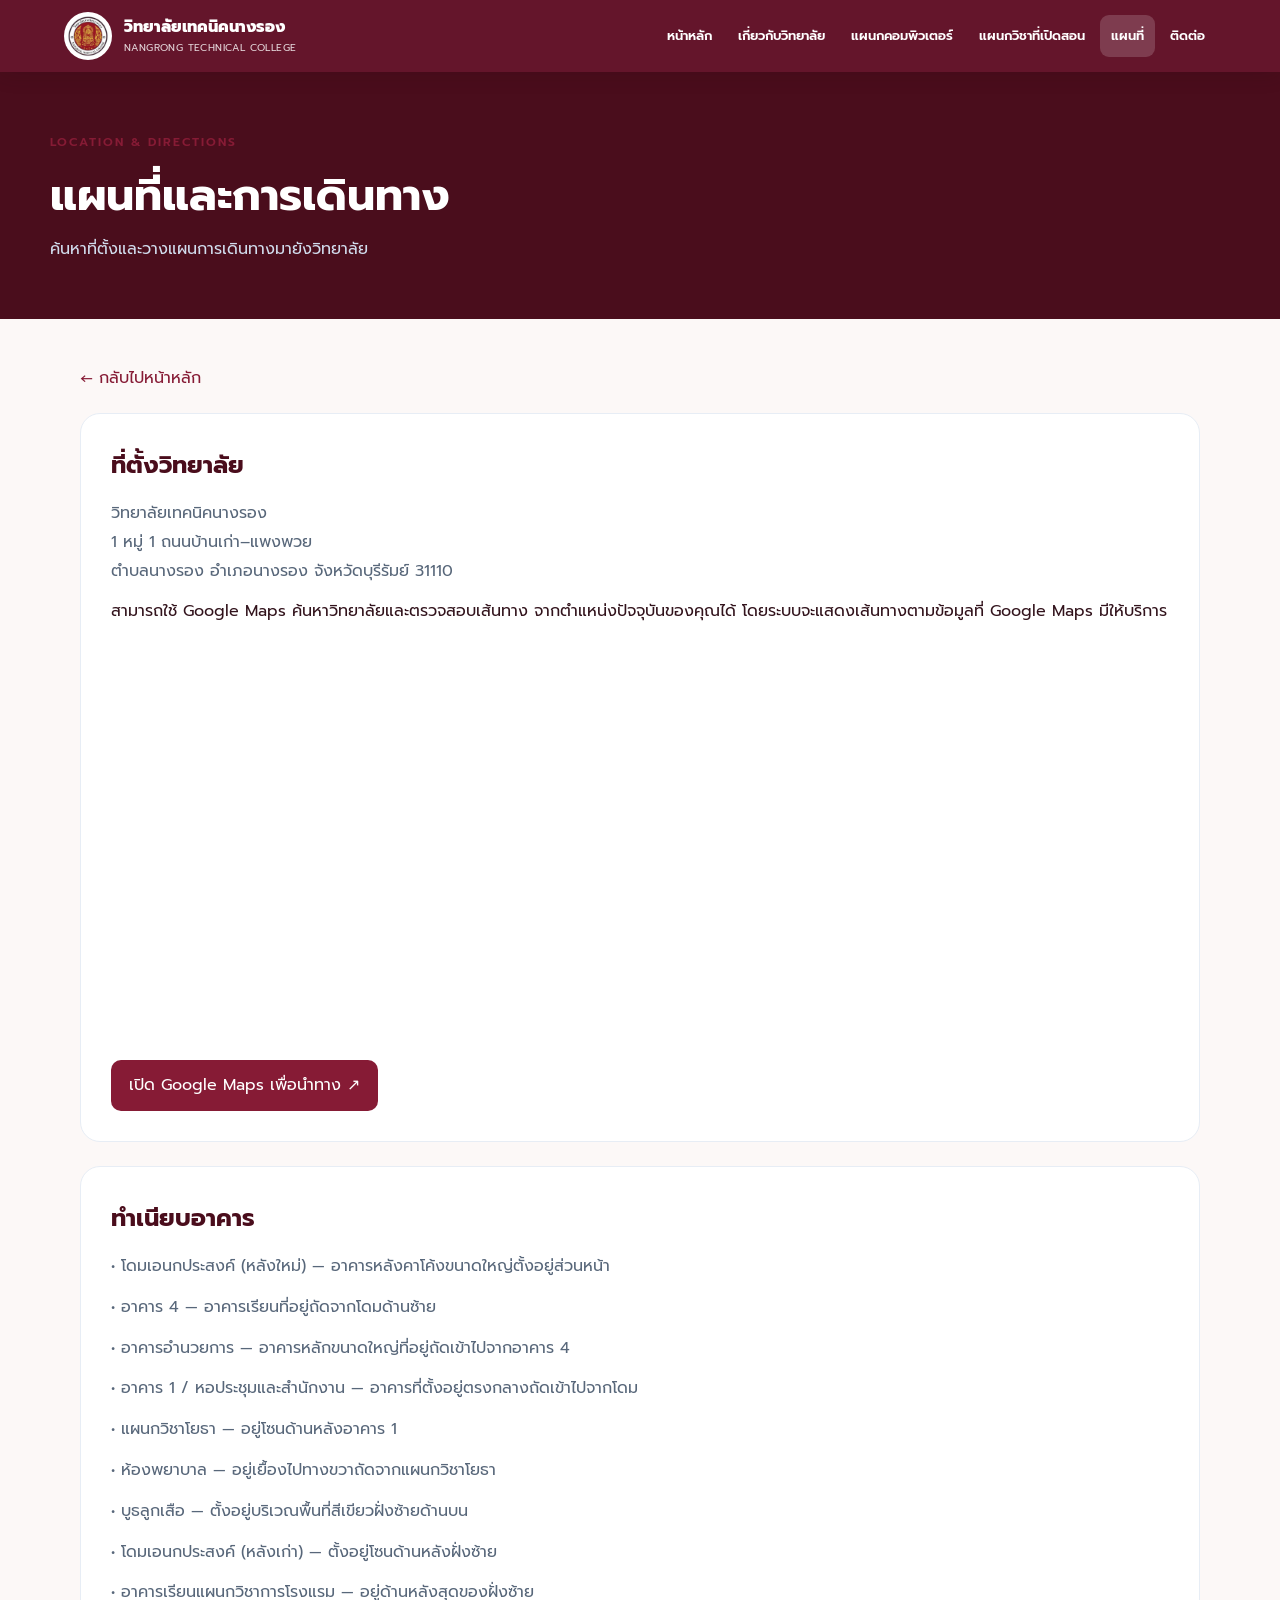
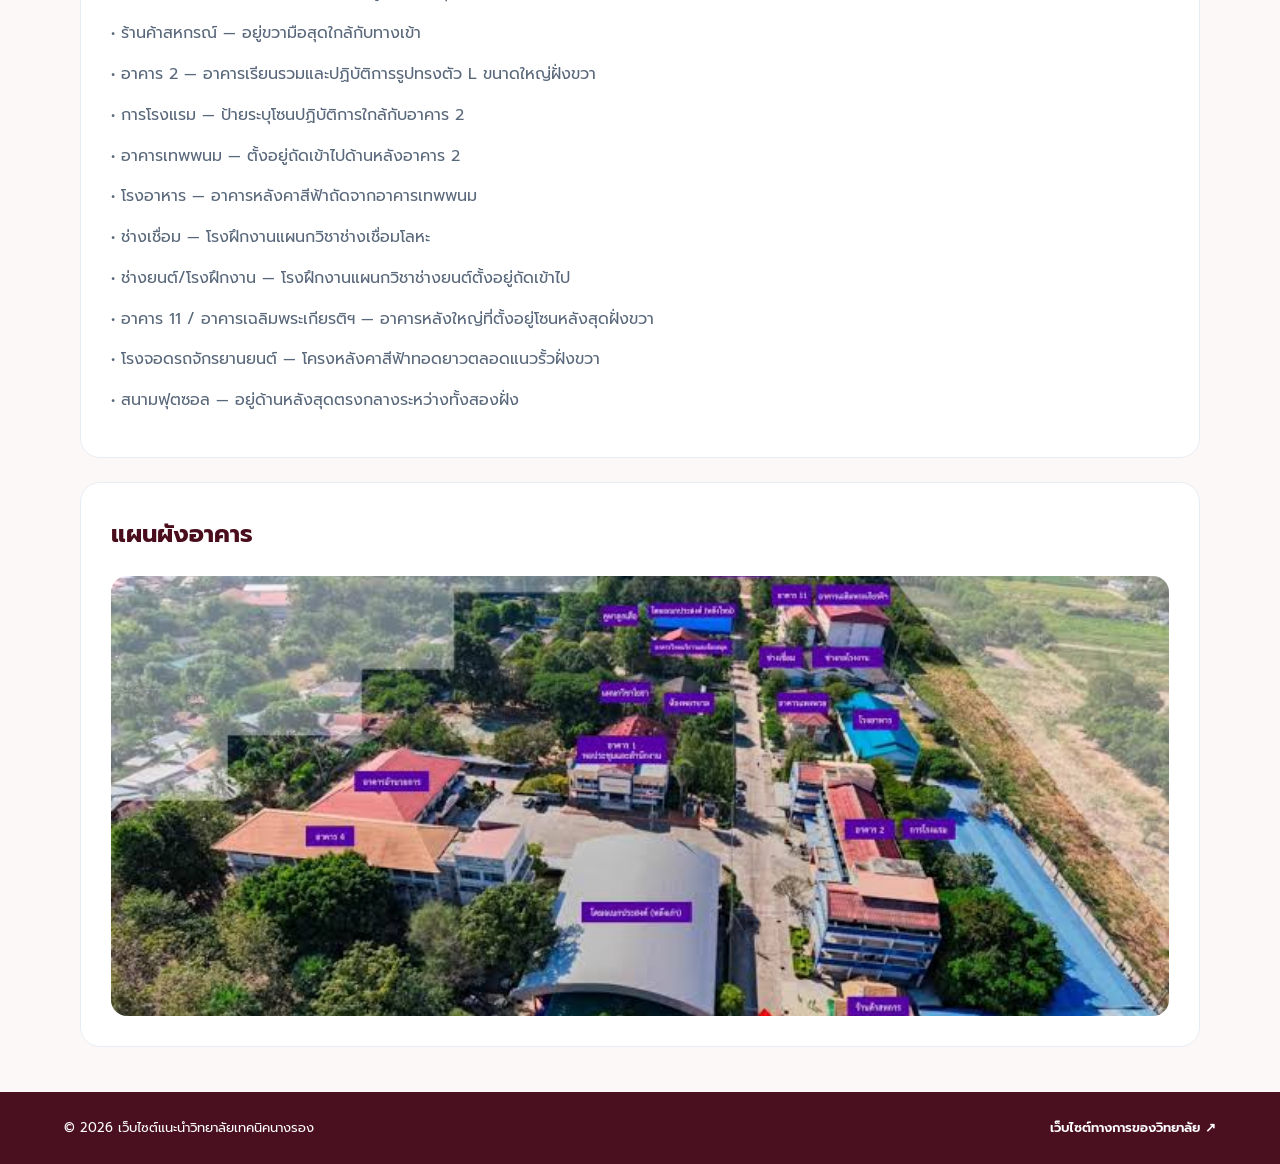
<file: map.html>
<!DOCTYPE html>
<html lang="th">
<head>
    <meta charset="UTF-8">
    <meta name="viewport" content="width=device-width, initial-scale=1.0">
    <title>แผนที่และการเดินทาง | วิทยาลัยเทคนิคนางรอง</title>
    <link rel="stylesheet" href="style.css">
</head>
<body>

<header class="site-header">
    <a class="site-brand" href="index.html">
        <img src="photo/logo.jpg" alt="ตราวิทยาลัยเทคนิคนางรอง">
        <span>วิทยาลัยเทคนิคนางรอง<small>NANGRONG TECHNICAL COLLEGE</small></span>
    </a>
    <button class="site-menu" id="menuBtn" type="button" aria-expanded="false" aria-controls="nav">☰ เมนู</button>
    <nav class="site-nav" id="nav" aria-label="เมนูหลัก">
            <a href="index.html">หน้าหลัก</a>
            <a href="about.html">เกี่ยวกับวิทยาลัย</a>
            <a href="computer.html">แผนกคอมพิวเตอร์</a>
            <a href="departments.html">แผนกวิชาที่เปิดสอน</a>
            <a href="map.html" class="active" aria-current="page">แผนที่</a>
            <a href="contact.html">ติดต่อ</a>
    </nav>
</header>

<section class="page-banner">
    <div>
        <span class="eyebrow">LOCATION & DIRECTIONS</span>
        <h1>แผนที่และการเดินทาง</h1>
        <p>ค้นหาที่ตั้งและวางแผนการเดินทางมายังวิทยาลัย</p>
    </div>
</section>

<main class="page-content">
    <a href="index.html" class="back-link">← กลับไปหน้าหลัก</a>

    <section class="content-panel">
        <h2>ที่ตั้งวิทยาลัย</h2>
        <p>
            วิทยาลัยเทคนิคนางรอง<br>
            1 หมู่ 1 ถนนบ้านเก่า–แพงพวย<br>
            ตำบลนางรอง อำเภอนางรอง จังหวัดบุรีรัมย์ 31110
            <ul>สามารถใช้ Google Maps ค้นหาวิทยาลัยและตรวจสอบเส้นทาง
            จากตำแหน่งปัจจุบันของคุณได้
            โดยระบบจะแสดงเส้นทางตามข้อมูลที่ Google Maps มีให้บริการ</ul>
        </p>

        <!-- แผนที่แสดงตำแหน่งจากคำค้น -->
        <iframe
            class="map-frame"
            title="แผนที่วิทยาลัยเทคนิคนางรอง"
            src="https://maps.google.com/maps?q=วิทยาลัยเทคนิคนางรอง%20บุรีรัมย์&output=embed"
            loading="lazy"
            referrerpolicy="no-referrer-when-downgrade">
        </iframe>

        <!-- เปิด Google Maps เพื่อวางแผนเส้นทาง -->
        <a
            class="action-link"
            href="https://www.google.com/maps/dir/?api=1&destination=วิทยาลัยเทคนิคนางรอง%20บุรีรัมย์"
            target="_blank"
            rel="noopener noreferrer">
            เปิด Google Maps เพื่อนำทาง ↗
        </a>
    </section>
    <section class="content-panel">
        <h2>ทำเนียบอาคาร</h2>
        <p>• โดมเอนกประสงค์ (หลังใหม่) — อาคารหลังคาโค้งขนาดใหญ่ตั้งอยู่ส่วนหน้า</p>
        <p>• อาคาร 4 — อาคารเรียนที่อยู่ถัดจากโดมด้านซ้าย</p>
        <p>• อาคารอำนวยการ — อาคารหลักขนาดใหญ่ที่อยู่ถัดเข้าไปจากอาคาร 4</p>
        <p>• อาคาร 1 / หอประชุมและสำนักงาน — อาคารที่ตั้งอยู่ตรงกลางถัดเข้าไปจากโดม</p>
       <p>• แผนกวิชาโยธา — อยู่โซนด้านหลังอาคาร 1</p>
       <p>• ห้องพยาบาล — อยู่เยื้องไปทางขวาถัดจากแผนกวิชาโยธา</p>
       <p>• บูธลูกเสือ — ตั้งอยู่บริเวณพื้นที่สีเขียวฝั่งซ้ายด้านบน</p>
       <p>• โดมเอนกประสงค์ (หลังเก่า) — ตั้งอยู่โซนด้านหลังฝั่งซ้าย</p>
       <p>• อาคารเรียนแผนกวิชาการโรงแรม — อยู่ด้านหลังสุดของฝั่งซ้าย</p>
       <p>• ร้านค้าสหกรณ์ — อยู่ขวามือสุดใกล้กับทางเข้า</p>
       <p>• อาคาร 2 — อาคารเรียนรวมและปฏิบัติการรูปทรงตัว L ขนาดใหญ่ฝั่งขวา</p>
       <p>• การโรงแรม — ป้ายระบุโซนปฏิบัติการใกล้กับอาคาร 2</p>
       <p>• อาคารเทพพนม — ตั้งอยู่ถัดเข้าไปด้านหลังอาคาร 2</p>
       <p>• โรงอาหาร — อาคารหลังคาสีฟ้าถัดจากอาคารเทพพนม</p>
       <p>• ช่างเชื่อม — โรงฝึกงานแผนกวิชาช่างเชื่อมโลหะ</p>
       <p>• ช่างยนต์/โรงฝึกงาน — โรงฝึกงานแผนกวิชาช่างยนต์ตั้งอยู่ถัดเข้าไป</p>
       <p>• อาคาร 11 / อาคารเฉลิมพระเกียรติฯ — อาคารหลังใหญ่ที่ตั้งอยู่โซนหลังสุดฝั่งขวา</p>
       <p>• โรงจอดรถจักรยานยนต์ — โครงหลังคาสีฟ้าทอดยาวตลอดแนวรั้วฝั่งขวา</p>
       <p>• สนามฟุตซอล — อยู่ด้านหลังสุดตรงกลางระหว่างทั้งสองฝั่ง</p>
    </section>

    <section class="content-panel">
        <h2>แผนผังอาคาร</h2>
       
        <img
            src="photo/lc.jpg"
            alt="แผนผัง"
            class="content-photo"
            onerror="this.style.display='none'">
        
    </section>
</main>

<footer class="site-footer">
    <p>© 2026 เว็บไซต์แนะนำวิทยาลัยเทคนิคนางรอง</p>
    <a href="https://nrtech.ac.th/" target="_blank" rel="noopener noreferrer">เว็บไซต์ทางการของวิทยาลัย ↗</a>
</footer>

<script>
(function () {
    const button = document.querySelector(".site-menu");
    const nav = document.querySelector(".site-nav");
    if (!button || !nav) return;
    button.addEventListener("click", function () {
        const isOpen = nav.classList.toggle("open");
        button.setAttribute("aria-expanded", String(isOpen));
    });
})();
</script>
</body>
</html>
</file>
<file: style.css>
@import url('https://fonts.googleapis.com/css2?family=Prompt:wght@300;400;500;600;700&display=swap');

:root {
    --navy: #4A0D1C;
    --blue: #861B35;
    --light-blue: #F7E8EC;
    --text: #32131C;
    --muted: #77676B;
    --white: #FFFFFF;
    --background: #FCF8F7;
}

* {
    box-sizing: border-box;
    margin: 0;
    padding: 0;
}

html {
    scroll-behavior: smooth;
}

body {
    font-family: 'Prompt', sans-serif;
    color: var(--text);
    background: var(--background);
    line-height: 1.8;
}

a {
    color: inherit;
    text-decoration: none;
}

.navbar {
    max-width: 1240px;
    margin: auto;
    padding: 22px 30px;
    display: flex;
    justify-content: space-between;
    align-items: center;
    gap: 16px;
}

.logo {
    display: flex;
    align-items: center;
    gap: 12px;
    font-weight: 600;
}


.logo-icon {
    width: 54px;
    height: 54px;
    flex-shrink: 0;
    display: flex;
    align-items: center;
    justify-content: center;
    overflow: hidden;
    background: transparent;
    border-radius: 50%;
}

.logo-icon img {
    width: 100%;
    height: 100%;
    object-fit: contain;
    display: block;
}

.official-link {
    font-size: 14px;
    color: var(--muted);
}

.hero {
    max-width: 1240px;
    margin: 22px auto 70px;
    padding: 40px 30px;
    display: grid;
    grid-template-columns: 1fr 1fr;
    align-items: center;
    gap: 55px;
}

.hero-content {
    padding: 20px 0;
}

.eyebrow {
    color: var(--blue);
    font-size: 12px;
    font-weight: 600;
    letter-spacing: 2px;
}

h1 {
    font-size: clamp(34px, 4.2vw, 58px);
    line-height: 1.35;
    margin: 18px 0;
    color: var(--navy);
}

h1 span {
    color: var(--blue);
}

.hero-content > p {
    max-width: 520px;
    color: var(--muted);
    margin-bottom: 30px;
}

.primary-button {
    display: inline-flex;
    gap: 22px;
    align-items: center;
    padding: 13px 23px;
    border-radius: 12px;
    background: var(--blue);
    color: white;
    transition: 0.25s;
}

.primary-button:hover {
    transform: translateY(-3px);
    background: var(--navy);
}



.hero-image {
    position: relative;
    width: 100%;
    aspect-ratio: 1 / 1;
    height: auto;
    min-height: 0;
    background: #F3E3E7;
    border-radius: 24px;
    overflow: hidden;
    box-shadow: 0 20px 45px #4A0D1C20;
}

.hero-image img {
    position: absolute;
    inset: 0;
    width: 100%;
    height: 100%;
    object-fit: contain;
    object-position: center;
    display: block;
}

.image-caption {
    position: absolute;
    bottom: 0;
    width: 100%;
    padding: 55px 24px 20px;
    display: flex;
    justify-content: space-between;
    gap: 12px;
    color: white;
    background: linear-gradient(transparent, #102b46d9);
    font-size: 13px;
}

.quick-section {
    background: white;
    padding: 75px max(30px, calc((100% - 1180px) / 2));
}

.section-heading {
    display: flex;
    justify-content: space-between;
    align-items: end;
    gap: 20px;
    margin-bottom: 30px;
}

.section-heading h2 {
    color: var(--navy);
    font-size: clamp(23px, 3vw, 32px);
    margin-top: 8px;
}

.section-heading > p {
    color: var(--muted);
    font-size: 14px;
}

.card-grid {
    display: grid;
    grid-template-columns: repeat(3, minmax(0, 1fr));
    gap: 22px;
}

.info-card {
    padding: 28px;
    min-height: 285px;
    border: 1px solid #e7edf5;
    border-radius: 20px;
    background: white;
    display: flex;
    flex-direction: column;
    align-items: flex-start;
    transition: 0.25s;
}

.info-card:hover {
    transform: translateY(-7px);
    border-color: #b7cdfb;
    box-shadow: 0 18px 40px #102b4610;
}

.card-icon {
    width: 48px;
    height: 48px;
    display: grid;
    place-items: center;
    border-radius: 14px;
    background: var(--light-blue);
    color: var(--blue);
    font-weight: 600;
    margin-bottom: 20px;
}

.card-label {
    color: var(--blue);
    font-size: 11px;
    letter-spacing: 1.5px;
}

.info-card h3 {
    margin: 8px 0;
    font-size: 19px;
    line-height: 1.6;
}

.info-card p {
    color: var(--muted);
    font-size: 14px;
    margin-bottom: 20px;
}

.card-arrow {
    color: var(--blue);
    font-size: 14px;
    font-weight: 500;
    margin-top: auto;
}

.footer {
    max-width: 1240px;
    margin: auto;
    padding: 25px 30px;
    display: flex;
    justify-content: space-between;
    flex-wrap: wrap;
    gap: 10px;
    color: var(--muted);
    font-size: 12px;
}

.footer a {
    color: var(--blue);
}

/* รูปแบบสำหรับหน้ารายละเอียด */
.page-banner {
    background: var(--navy);
    color: white;
    padding: 55px 30px;
}

.page-banner > div {
    max-width: 1180px;
    margin: auto;
}

.page-banner h1 {
    color: white;
    font-size: clamp(30px, 4vw, 44px);
    margin: 10px 0;
}

.page-banner p {
    color: #d1dced;
}

.page-content {
    max-width: 1180px;
    margin: 45px auto;
    padding: 0 30px;
}

.content-panel {
    padding: 30px;
    border: 1px solid #e7edf5;
    border-radius: 20px;
    background: white;
    margin-bottom: 24px;
}

.content-panel h2 {
    margin-bottom: 12px;
    color: var(--navy);
}

.content-panel p {
    color: #58677a;
    margin-bottom: 12px;
}

.content-photo {
    display: block;
    width: 100%;
    max-height: 440px;
    object-fit: cover;
    border-radius: 16px;
    margin-top: 20px;
}

.map-frame {
    width: 100%;
    height: 400px;
    border: 0;
    border-radius: 16px;
}

.action-link {
    display: inline-block;
    margin-top: 12px;
    padding: 11px 18px;
    background: var(--blue);
    color: white;
    border-radius: 10px;
}

.contact-item {
    padding: 16px 0;
    border-bottom: 1px solid #e7edf5;
}

.contact-item:last-child {
    border-bottom: 0;
}

.contact-item strong {
    display: block;
    color: var(--navy);
}

.back-link {
    display: inline-block;
    color: var(--blue);
    margin-bottom: 20px;
}

@media (max-width: 800px) {
    .hero {
        grid-template-columns: 1fr;
        gap: 25px;
        margin-top: 0;
    }

    .hero-image {
        height: 320px;
        min-height: 260px;
    }

    .card-grid {
        grid-template-columns: 1fr;
    }

    .info-card {
        min-height: 240px;
    }

    .section-heading {
        align-items: flex-start;
        flex-direction: column;
    }
}

@media (max-width: 480px) {
    .navbar {
        padding: 16px;
    }

    .logo {
        font-size: 13px;
    }

    .official-link {
        font-size: 12px;
    }

    .hero {
        padding: 28px 20px;
    }

    .quick-section {
        padding: 45px 20px;
    }

    .page-content {
        padding: 0 18px;
    }

    .content-panel {
        padding: 20px;
    }

    .map-frame {
        height: 320px;
    }
}

/* ===== ปรับแต่งการ์ดเมนู 3 ปุ่ม ===== */

.card-grid {
    gap: 22px;
}

.info-card {
    background: #FFFFFF;
    border: 1px solid #EAD7DD;
    border-radius: 22px;
    padding: 28px;
    transition:
        transform 0.25s ease,
        box-shadow 0.25s ease,
        border-color 0.25s ease;
}

.info-card:hover {
    transform: translateY(-6px);
    border-color: #8B1E3F;
    box-shadow: 0 18px 35px rgba(74, 13, 28, 0.10);
}

.card-icon {
    background: #F6E5EA;
    color: #7D1735;
    border-radius: 14px;
}

.info-card h3 {
    color: #4A0D1C;
}

.info-card p {
    color: #77676B;
    line-height: 1.8;
}

.info-card a {
    color: #8B1E3F;
    font-weight: 600;
    text-decoration: none;
}

.info-card a:hover {
    color: #4A0D1C;
}

/* ===== ปรับปุ่มหลัก ===== */

.hero .btn,
.hero .primary-btn {
    background: #8B1E3F;
    color: #FFFFFF;
    border-radius: 12px;
    transition: background 0.2s ease, transform 0.2s ease;
}

.hero .btn:hover,
.hero .primary-btn:hover {
    background: #4A0D1C;
    transform: translateY(-2px);
}

/* ===== ปรับการแสดงผลบนมือถือ ===== */

@media (max-width: 768px) {
    .card-grid {
        grid-template-columns: 1fr;
    }

    .info-card {
        padding: 22px;
    }
}


/* ===== Shared site navigation: used on every page ===== */
.site-header {
    position: sticky;
    top: 0;
    z-index: 1000;
    display: flex;
    align-items: center;
    justify-content: space-between;
    gap: 22px;
    width: 100%;
    padding: 12px clamp(18px, 5vw, 72px);
    color: #fff;
    background: #64152b;
    box-shadow: 0 4px 18px rgba(40, 5, 15, .14);
}
.site-brand {
    display: flex;
    align-items: center;
    gap: 12px;
    min-width: 0;
    color: #fff;
    text-decoration: none;
    font-weight: 800;
    line-height: 1.35;
}
.site-brand img {
    display: block;
    width: 48px;
    height: 48px;
    flex: 0 0 48px;
    padding: 3px;
    object-fit: contain;
    background: #fff;
    border-radius: 50%;
}
.site-brand small {
    display: block;
    margin-top: 2px;
    font-size: 10px;
    font-weight: 400;
    letter-spacing: .4px;
    opacity: .82;
}
.site-nav {
    display: flex;
    align-items: center;
    justify-content: flex-end;
    flex-wrap: wrap;
    gap: 4px;
}
.site-nav a {
    display: inline-flex;
    align-items: center;
    padding: 9px 11px;
    border-radius: 9px;
    color: #fff;
    font-size: 13px;
    font-weight: 600;
    text-decoration: none;
    transition: background .2s ease;
}
.site-nav a:hover,
.site-nav a.active {
    background: rgba(255,255,255,.17);
}
.site-menu {
    display: none;
    padding: 8px 11px;
    color: #fff;
    background: transparent;
    border: 1px solid rgba(255,255,255,.45);
    border-radius: 8px;
    font: inherit;
    cursor: pointer;
}
.site-footer {
    display: flex;
    align-items: center;
    justify-content: space-between;
    flex-wrap: wrap;
    gap: 12px;
    padding: 24px clamp(18px, 5vw, 72px);
    color: #fff;
    background: #4a1020;
    font-size: 13px;
}
.site-footer p { margin: 0; }
.site-footer a { color: #fff; font-weight: 600; text-decoration: none; }
.site-footer a:hover { text-decoration: underline; }
@media (max-width: 900px) {
    .site-header { flex-wrap: wrap; gap: 12px; }
    .site-menu { display: inline-flex; margin-left: auto; }
    .site-nav { display: none; width: 100%; align-items: stretch; flex-direction: column; }
    .site-nav.open { display: flex; }
    .site-nav a { padding: 11px 12px; }
}
@media (max-width: 520px) {
    .site-header { padding: 10px 4%; }
    .site-brand img { width: 42px; height: 42px; flex-basis: 42px; }
    .site-brand { font-size: 14px; }
    .site-brand small { font-size: 9px; }
    .site-footer { flex-direction: column; align-items: flex-start; }
}


/* Departments Hero - matching Computer Department */
.departments-hero {
  width: 100%;
  max-width: none;
  min-height: 340px;
  margin: 0;
  padding: 64px clamp(28px, 9%, 125px);
  box-sizing: border-box;
  display: flex;
  align-items: center;
  border-radius: 0 0 30px 30px;
  overflow: hidden;
  background: linear-gradient(120deg, #501022 0%, #751832 55%, #921f43 100%);
}

.departments-hero-content {
  width: 100%;
  display: block;
}

.departments-hero-label {
  margin-bottom: 24px;
  color: #ffffff;
  font-size: 15px;
  font-weight: 600;
  letter-spacing: 1px;
}

.departments-hero-text {
  width: 100%;
  max-width: 760px;
  padding: 0;
  margin: 0;
  border-radius: 0;
  background: transparent;
}

.departments-hero-text h1 {
  margin: 0 0 20px;
  color: #ffffff;
  font-size: clamp(32px, 3.5vw, 46px);
  line-height: 1.4;
  font-weight: 800;
}

.departments-hero-text p {
  max-width: 720px;
  margin: 0;
  color: rgba(255, 255, 255, 0.92);
  font-size: 16px;
  line-height: 2;
}

.departments-hero-button {
  display: none;
}

@media (max-width: 768px) {
  .departments-hero {
    min-height: 300px;
    padding: 48px 26px;
    border-radius: 0 0 22px 22px;
  }

  .departments-hero-label {
    margin-bottom: 18px;
    font-size: 13px;
  }

  .departments-hero-text h1 {
    font-size: 30px;
  }

  .departments-hero-text p {
    font-size: 14px;
    line-height: 1.9;
  }
}
</file>
